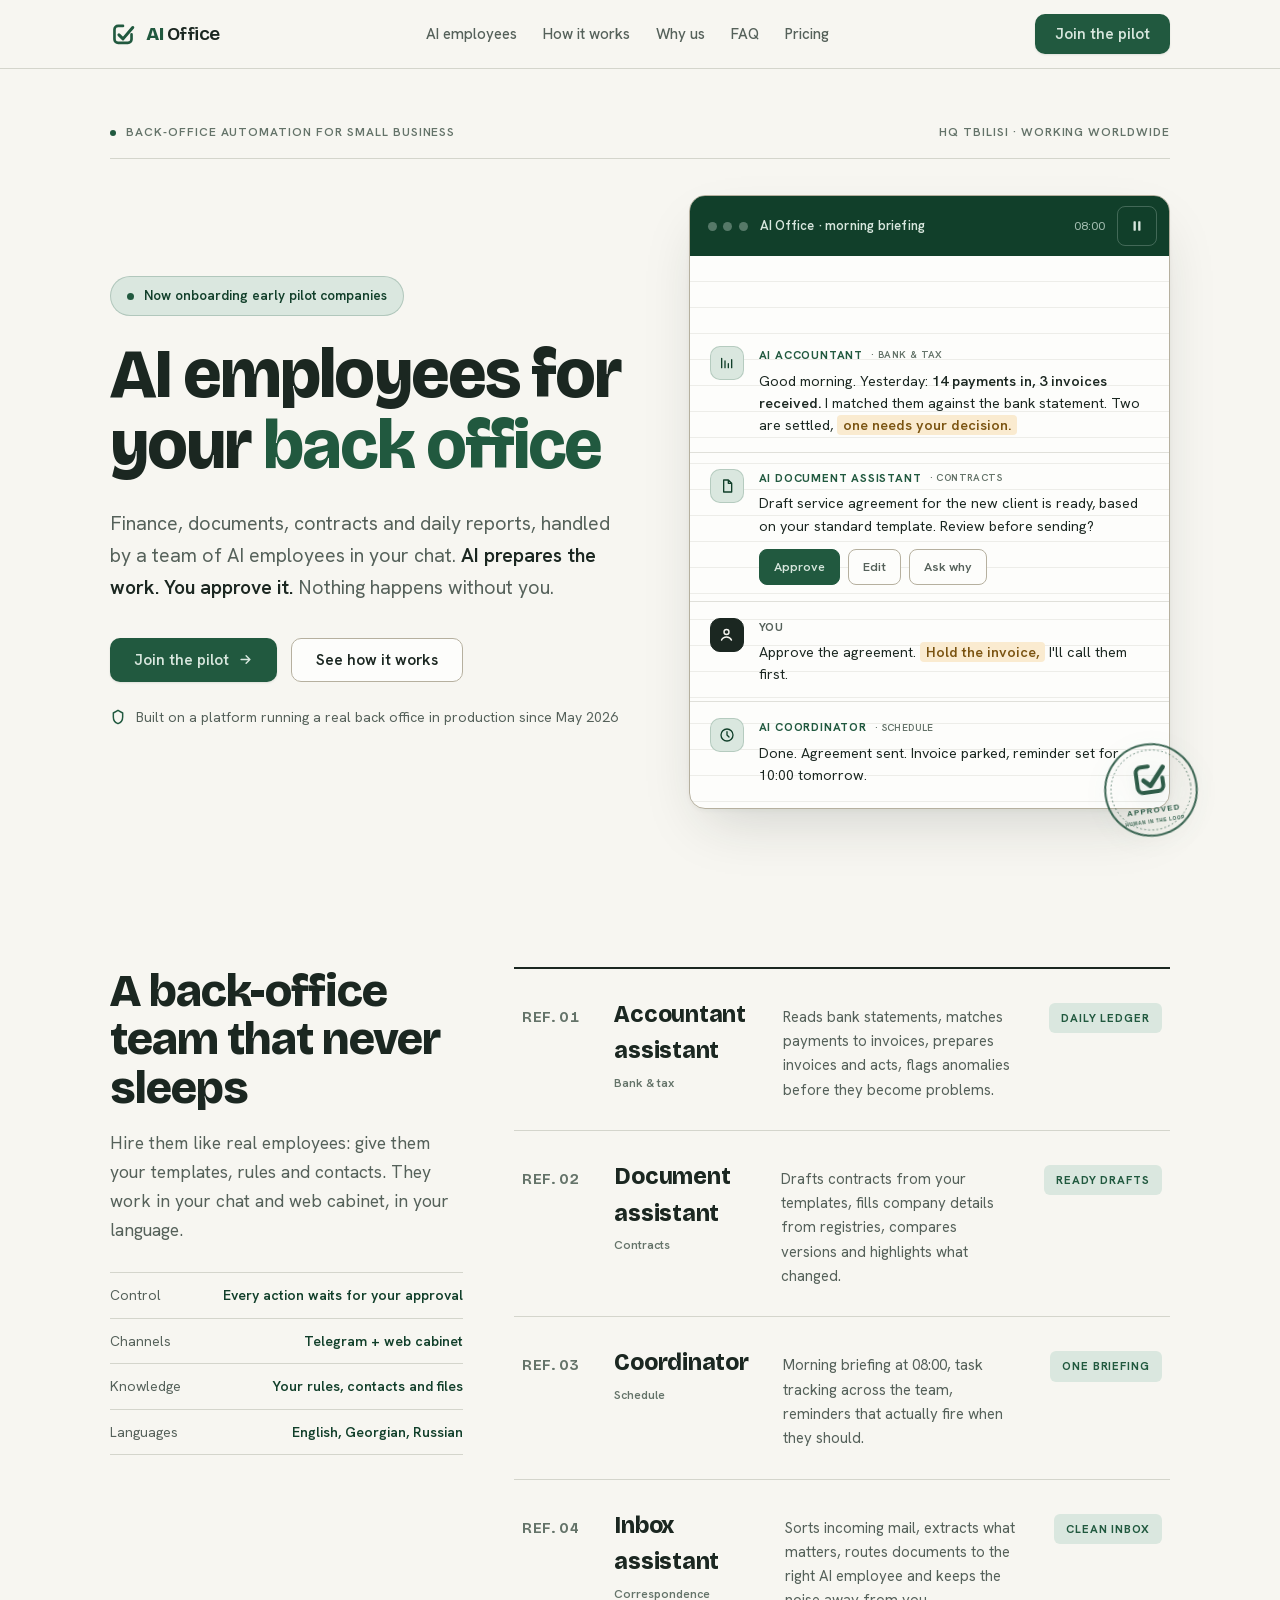
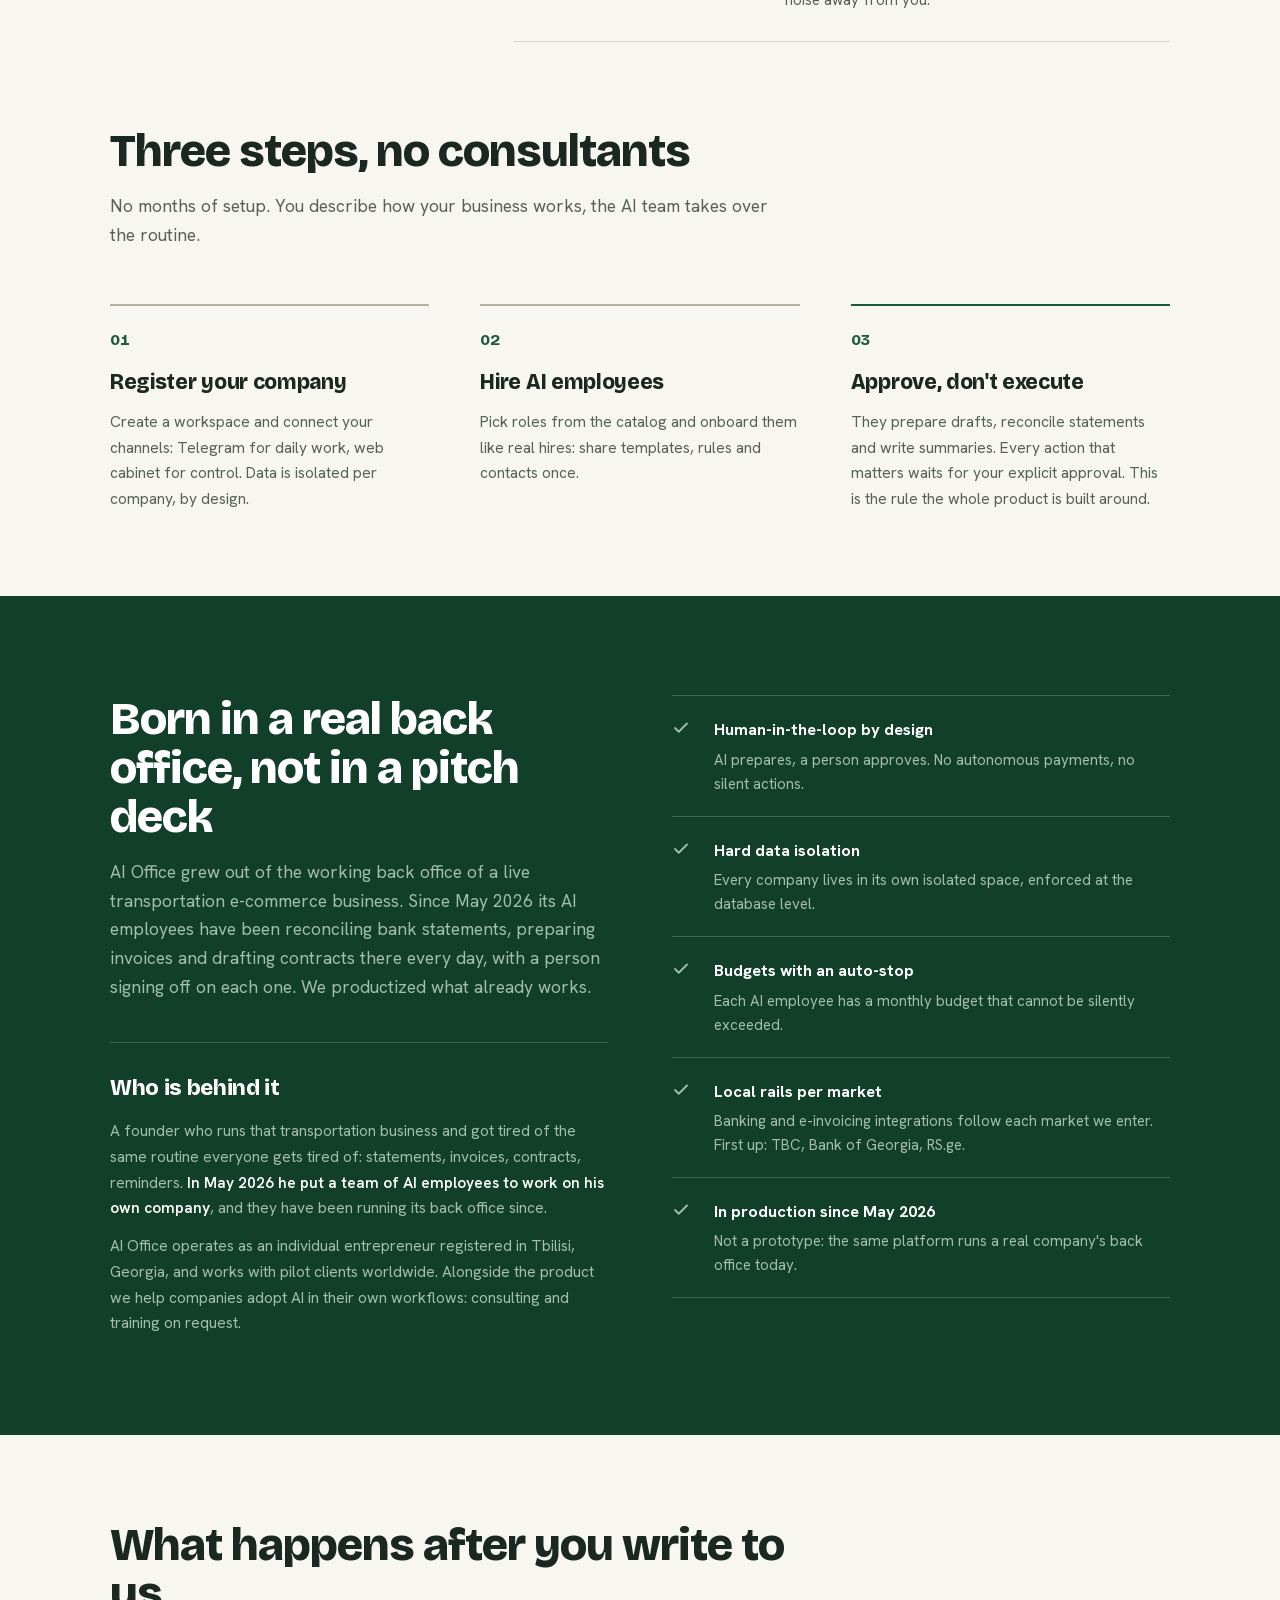
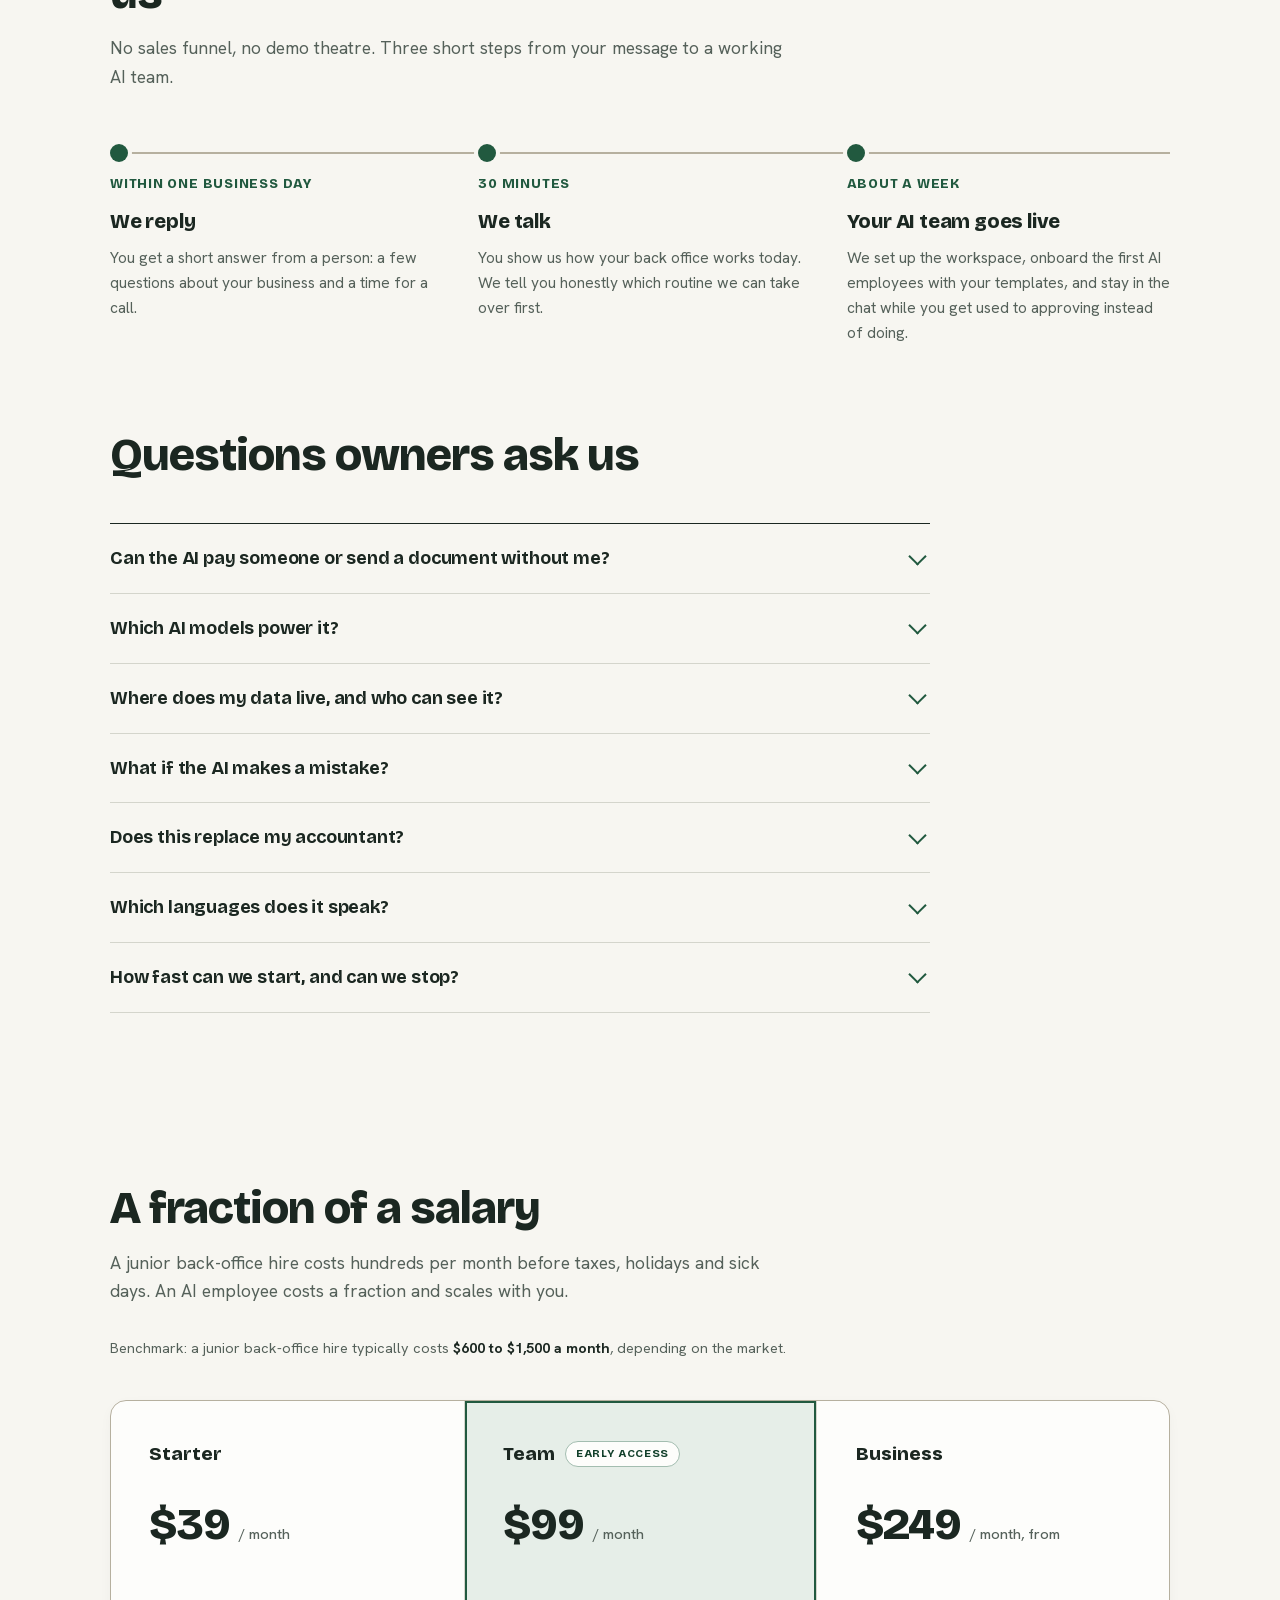
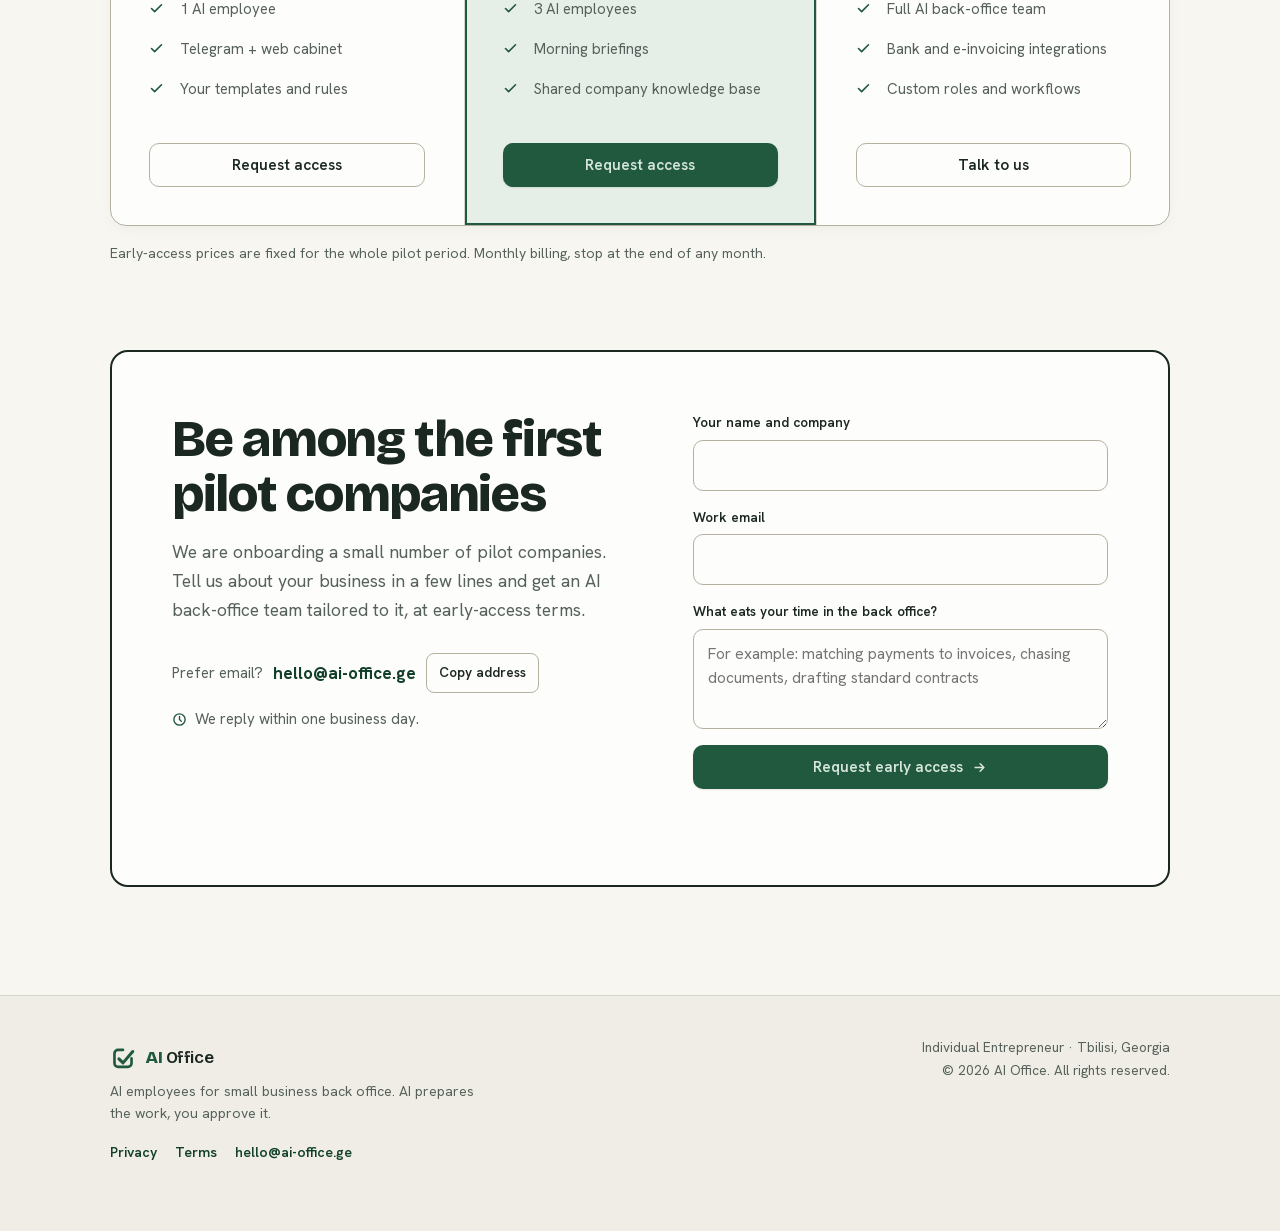
<file: index.html>
<!doctype html>
<html lang="en">
<head>
<meta charset="utf-8">
<meta name="viewport" content="width=device-width, initial-scale=1">
<title>AI Office — AI employees for your back office</title>
<meta name="description" content="A team of AI employees for small business back office: finance, documents, contracts. AI prepares the work, you approve it. Now onboarding early pilot companies.">
<link rel="canonical" href="https://ai-office.ge/">
<meta property="og:type" content="website">
<meta property="og:title" content="AI Office: AI employees for your back office">
<meta property="og:description" content="Finance, documents, contracts and daily reports, handled by AI employees in your chat. AI prepares the work, you approve it.">
<meta property="og:url" content="https://ai-office.ge/">
<meta property="og:image" content="https://ai-office.ge/assets/og-image.png">
<meta property="og:image:width" content="1200">
<meta property="og:image:height" content="630">
<meta name="twitter:card" content="summary_large_image">
<meta name="theme-color" content="#2e5c48">
<link rel="icon" href="data:image/svg+xml,%3Csvg xmlns='http://www.w3.org/2000/svg' viewBox='0 0 64 64'%3E%3Crect width='64' height='64' rx='15' fill='%232e5c48'/%3E%3Cpath d='M17 34L28 45 48 20' fill='none' stroke='%23f4f2ea' stroke-width='8' stroke-linecap='round' stroke-linejoin='round'/%3E%3C/svg%3E"><link rel="apple-touch-icon" href="/assets/apple-touch-icon.png">
<link rel="preload" href="/assets/fonts/bricolage-latin.woff2" as="font" type="font/woff2" crossorigin>
<link rel="preload" href="/assets/fonts/hanken-latin.woff2" as="font" type="font/woff2" crossorigin>
<link rel="stylesheet" href="/assets/base.css">
<script type="application/ld+json">
{"@context":"https://schema.org","@type":"SoftwareApplication","name":"AI Office","applicationCategory":"BusinessApplication","operatingSystem":"Web, Telegram","url":"https://ai-office.ge/","description":"AI employees for small business back office. AI prepares the work, you approve it.","offers":{"@type":"Offer","price":"39","priceCurrency":"USD","description":"Early-access pilot pricing, from $39 per month"}}
</script>
<style>
  /* ---------- hero ---------- */
  .hero{padding:clamp(40px,6vh,72px) 0 clamp(54px,8vh,92px)}
  .folio{display:flex;align-items:center;justify-content:space-between;gap:12px;flex-wrap:wrap;padding-bottom:16px;margin-bottom:clamp(30px,4vh,48px);border-bottom:1px solid var(--line);font-size:12px;font-weight:600;letter-spacing:.08em;text-transform:uppercase;color:var(--ink3)}
  .folio span:first-child{display:flex;align-items:center;gap:10px}
  .folio .dot{width:6px;height:6px;border-radius:50%;background:var(--green)}
  .hero-grid{display:grid;grid-template-columns:minmax(0,6.2fr) minmax(0,5.8fr);gap:clamp(36px,5vw,72px);align-items:center}
  @media(max-width:940px){.hero-grid{grid-template-columns:1fr;gap:44px}}
  @media(max-width:600px){.folio{display:none}.hero{padding-top:28px}}
  .pill{display:inline-flex;align-items:center;gap:10px;font-size:13.5px;font-weight:600;color:var(--green-deep);background:var(--tint);border:1px solid color-mix(in oklab,var(--green) 22%,transparent);border-radius:999px;padding:8px 16px;margin-bottom:24px}
  .pill i{width:7px;height:7px;border-radius:50%;background:var(--green);animation:pulse 2.4s ease-out infinite}
  @keyframes pulse{0%{box-shadow:0 0 0 0 color-mix(in oklab,var(--green) 45%,transparent)}70%{box-shadow:0 0 0 9px transparent}100%{box-shadow:0 0 0 0 transparent}}
  h1{font-family:var(--d);font-weight:800;font-size:clamp(40px,5.4vw,70px);line-height:1.02;letter-spacing:-.028em}
  h1 em{font-style:normal;color:var(--green)}
  .lead{color:var(--ink2);font-size:clamp(17px,1.55vw,19.5px);line-height:1.65;margin:26px 0 34px;max-width:31em}
  .lead b{color:var(--ink);font-weight:600}
  .hero-cta{display:flex;gap:14px;flex-wrap:wrap;align-items:center}
  .hero-note{margin-top:24px;font-size:14px;color:var(--ink2);display:flex;align-items:center;gap:10px}
  .hero-note svg{flex:none;color:var(--green)}

  @media (prefers-reduced-motion:no-preference){
    .rise{opacity:0;transform:translateY(18px);animation:rise .9s var(--ease) forwards}
    .rise.d1{animation-delay:.08s}.rise.d2{animation-delay:.16s}.rise.d3{animation-delay:.26s}.rise.d4{animation-delay:.38s}
    @keyframes rise{to{opacity:1;transform:none}}
    .reveal{opacity:0;transform:translateY(16px);transition:opacity .6s var(--ease),transform .6s var(--ease)}
    .reveal.active{opacity:1;transform:none}
  }

  /* ---------- product window ---------- */
  .win-wrap{position:relative}
  .stamp{position:absolute;right:-30px;bottom:-30px;z-index:5;width:98px;transform:rotate(-8deg);pointer-events:none;filter:drop-shadow(0 4px 10px rgba(46,92,72,.15))}
  .win{background:var(--white);border:1px solid var(--line2);border-radius:16px;box-shadow:0 2px 4px rgba(30,40,35,.04),0 24px 56px -16px rgba(30,40,35,.18);overflow:hidden}
  .win-bar{display:flex;align-items:center;gap:12px;padding:10px 12px 10px 18px;background:var(--green-deep);color:var(--green-ink)}
  .win-bar .dots{display:flex;gap:6.5px}
  .win-bar .dots i{width:9px;height:9px;border-radius:50%;background:color-mix(in oklab,var(--green-ink) 35%,transparent)}
  .win-bar .t{font-size:13px;font-weight:600;letter-spacing:.2px;white-space:nowrap;overflow:hidden;text-overflow:ellipsis;min-width:0}
  @media(max-width:600px){.win-bar .brand{display:none}}
  .win-bar time{margin-left:auto;font-size:12.5px;color:var(--green-dim);font-variant-numeric:tabular-nums}
  .pause{width:40px;height:40px;border-radius:8px;display:grid;place-items:center;color:var(--green-ink);border:1px solid color-mix(in oklab,var(--green-ink) 25%,transparent)}
  .pause:hover{background:color-mix(in oklab,var(--green-ink) 14%,transparent)}
  .pause:focus-visible{outline-color:var(--green-ink)}
  .feed{padding:6px 0;background-image:linear-gradient(to bottom,transparent 96%,color-mix(in oklab,var(--line) 40%,transparent) 96%);background-size:100% 26px}
  body.chat-anim .feed{height:552px;display:flex;flex-direction:column;justify-content:flex-end;overflow:hidden}
  @media(max-width:600px){body.chat-anim .feed{height:470px}}
  @media(max-width:940px){.stamp{display:none}}
  .entry{display:grid;grid-template-columns:36px 1fr;gap:13px;padding:16px 20px}
  .entry + .entry,.divider + .entry{border-top:1px solid color-mix(in oklab,var(--line) 70%,transparent)}
  .entry.in,.divider.in{animation:msgIn .5s var(--ease) both}
  @keyframes msgIn{from{opacity:0;transform:translateY(12px)}to{opacity:1;transform:none}}
  .divider{display:flex;align-items:center;gap:12px;padding:12px 20px 6px;font-size:11px;font-weight:700;letter-spacing:.09em;text-transform:uppercase;color:var(--ink3)}
  .divider::before,.divider::after{content:"";flex:1;height:1px;background:var(--line)}
  .ava{width:34px;height:34px;border-radius:10px;display:grid;place-items:center;background:var(--tint);color:var(--green-deep);border:1px solid color-mix(in oklab,var(--green) 20%,transparent)}
  .ava.you{background:var(--ink);color:var(--paper);border-color:var(--ink)}
  .who{font-size:11.5px;font-weight:700;letter-spacing:.07em;text-transform:uppercase;color:var(--green);margin-bottom:5px;display:flex;align-items:center;gap:8px}
  .who .dept{font-size:10px;font-weight:600;color:var(--ink3);letter-spacing:.04em}
  .entry.you .who{color:var(--ink2)}
  .entry p{font-size:14.3px;line-height:1.55;color:var(--ink)}
  .entry p b{font-weight:600}
  .chips{display:flex;gap:8px;margin-top:12px}
  .chip{font-size:12.5px;font-weight:600;padding:7px 14px;border-radius:8px;border:1px solid var(--line2);color:var(--ink2);background:var(--white);transition:background .18s,color .18s,transform .18s}
  .chip.ok{background:var(--green);border-color:var(--green);color:var(--green-ink)}
  .chip.pressed{background:var(--green-deep);border-color:var(--green-deep);color:#fff;transform:scale(.97)}
  .hold{color:var(--amber-ink);font-weight:600;background:var(--amber-soft);padding:1px 6px;border-radius:4px}
  .typing{display:inline-flex;gap:5px;padding:7px 0 3px}
  .typing i{width:6px;height:6px;border-radius:50%;background:var(--ink3);animation:blink 1s ease-in-out infinite}
  .typing i:nth-child(2){animation-delay:.15s}.typing i:nth-child(3){animation-delay:.3s}
  @keyframes blink{0%,60%,100%{opacity:.25;transform:translateY(0)}30%{opacity:1;transform:translateY(-3px)}}

  /* ---------- sections ---------- */
  section{padding:clamp(64px,9.5vh,110px) 0}
  .sec-head{max-width:680px}
  h2{font-family:var(--d);font-weight:800;font-size:clamp(30px,3.6vw,46px);line-height:1.06;letter-spacing:-.022em}
  .sub{color:var(--ink2);font-size:17.5px;margin-top:16px;line-height:1.65}

  /* team */
  .team-split{display:grid;grid-template-columns:minmax(0,4.2fr) minmax(0,7.8fr);gap:clamp(32px,4vw,64px);align-items:start}
  @media(max-width:920px){.team-split{grid-template-columns:1fr}}
  .specs{list-style:none;margin-top:28px;border-top:1px solid var(--line)}
  .specs li{display:flex;justify-content:space-between;gap:16px;font-size:14px;padding:11px 0;border-bottom:1px solid var(--line)}
  .specs .k{color:var(--ink2)}.specs .v{font-weight:600;color:var(--green-deep);text-align:right}
  .ledger{border-top:2px solid var(--ink)}
  .row{display:grid;grid-template-columns:64px 1.3fr 2.2fr auto;gap:clamp(14px,2.2vw,28px);align-items:baseline;padding:28px 8px;border-bottom:1px solid var(--line);transition:background .18s}
  .row:hover{background:color-mix(in oklab,var(--tint) 45%,transparent)}
  .row .n{font-family:var(--d);font-weight:700;font-size:14px;color:var(--ink3);letter-spacing:.04em}
  .row h3{font-family:var(--d);font-weight:800;font-size:clamp(19px,2vw,23px);letter-spacing:-.01em}
  .row .dept{display:block;font-size:12px;color:var(--ink3);margin-top:4px;font-weight:600}
  .row p{color:var(--ink2);font-size:15px;line-height:1.62;max-width:44em}
  .row .out{font-size:11.5px;font-weight:700;letter-spacing:.08em;text-transform:uppercase;color:var(--green);background:var(--tint);padding:6px 12px;border-radius:6px;white-space:nowrap}
  @media(max-width:760px){.row{grid-template-columns:44px 1fr;gap:12px;padding:22px 4px}.row p,.row .out{grid-column:2}.row .out{justify-self:start;margin-top:4px}}

  /* how */
  .steps{display:grid;grid-template-columns:repeat(3,1fr);gap:clamp(24px,4vw,56px);margin-top:54px;counter-reset:step}
  .step{border-top:2px solid var(--line2);padding-top:22px}
  .step.core{border-top-color:var(--green)}
  .step::before{counter-increment:step;content:"0" counter(step);display:block;font-family:var(--d);font-weight:800;font-size:15px;color:var(--green);margin-bottom:14px}
  .step h3{font-family:var(--d);font-weight:800;font-size:21px;margin-bottom:10px;letter-spacing:-.015em}
  .step p{color:var(--ink2);font-size:15.5px;line-height:1.64}
  @media(max-width:760px){.steps{grid-template-columns:1fr;gap:28px}}

  /* why + who (drench) */
  .drench{background:var(--green-deep);color:var(--green-ink);padding:clamp(74px,11vh,120px) 0}
  .drench-grid{display:grid;grid-template-columns:minmax(0,6fr) minmax(0,6fr);gap:clamp(36px,5vw,76px);align-items:start}
  @media(max-width:920px){.drench-grid{grid-template-columns:1fr;gap:36px}}
  .drench h2{color:#fff}
  .drench .sub{color:var(--green-dim)}
  .facts{list-style:none;border-top:1px solid color-mix(in oklab,var(--green-ink) 22%,transparent)}
  .facts li{display:grid;grid-template-columns:28px 1fr;gap:14px;padding:20px 0;border-bottom:1px solid color-mix(in oklab,var(--green-ink) 22%,transparent)}
  .facts svg{margin-top:3px;color:var(--green-dim)}
  .facts b{display:block;font-weight:700;font-size:16.5px;color:#fff;margin-bottom:5px}
  .facts p{font-size:15px;line-height:1.6;color:var(--green-dim)}
  .who-block{margin-top:40px;padding-top:28px;border-top:1px solid color-mix(in oklab,var(--green-ink) 22%,transparent)}
  .who-block h3{font-family:var(--d);font-weight:800;font-size:22px;color:#fff;letter-spacing:-.015em;margin-bottom:12px}
  .who-block p{color:var(--green-dim);font-size:15.5px;line-height:1.66;max-width:60ch}
  .who-block p + p{margin-top:12px}
  .who-block b{color:#fff;font-weight:600}

  /* timeline */
  .timeline{list-style:none;display:grid;grid-template-columns:repeat(3,1fr);gap:clamp(24px,3.5vw,48px);margin-top:52px;counter-reset:tl}
  .timeline li{position:relative;padding-top:30px}
  .timeline li::before{content:"";position:absolute;left:0;right:calc(-1 * clamp(24px,3.5vw,48px));top:8px;height:2px;background:var(--line2)}
  .timeline li:last-child::before{right:0}
  .timeline li::after{content:"";position:absolute;left:0;top:0;width:18px;height:18px;border-radius:50%;background:var(--green);box-shadow:0 0 0 4px var(--paper)}
  .timeline .t{font-family:var(--d);font-weight:800;font-size:13px;color:var(--green);letter-spacing:.06em;text-transform:uppercase;margin-bottom:10px}
  .timeline h3{font-family:var(--d);font-weight:800;font-size:20px;margin-bottom:8px;letter-spacing:-.01em}
  .timeline p{color:var(--ink2);font-size:15.5px;line-height:1.62;max-width:34em}
  @media(max-width:760px){
    .timeline{grid-template-columns:1fr;gap:28px;padding-left:30px}
    .timeline li{padding-top:0}
    .timeline li::before{left:-22px;right:auto;top:6px;bottom:-30px;width:2px;height:auto}
    .timeline li:last-child::before{display:none}
    .timeline li::after{left:-30px;top:2px}
  }

  /* faq */
  .faq{margin-top:44px;border-top:1px solid var(--ink);max-width:820px}
  .faq details{border-bottom:1px solid var(--line)}
  .faq summary{list-style:none;cursor:pointer;padding:20px 44px 20px 0;position:relative;font-family:var(--d);font-weight:700;font-size:18px;letter-spacing:-.01em}
  .faq summary::-webkit-details-marker{display:none}
  .faq summary::after{content:"";position:absolute;right:6px;top:50%;width:11px;height:11px;border-right:2px solid var(--green);border-bottom:2px solid var(--green);transform:translateY(-70%) rotate(45deg);transition:transform .25s var(--ease)}
  .faq details[open] summary::after{transform:translateY(-30%) rotate(-135deg)}
  .faq details p{color:var(--ink2);font-size:15.5px;line-height:1.65;padding:0 0 22px;max-width:62ch}

  /* pricing */
  .bench{margin:30px 0 40px;font-size:14.5px;color:var(--ink2)}
  .bench strong{color:var(--ink);font-weight:700}
  .plans{display:grid;grid-template-columns:repeat(3,1fr);border:1px solid var(--line2);border-radius:16px;overflow:hidden;background:var(--white);box-shadow:0 4px 16px -4px rgba(30,40,35,.06)}
  .plan{padding:clamp(28px,3vw,40px);display:flex;flex-direction:column}
  .plan + .plan{border-left:1px solid var(--line)}
  .plan.hot{background:color-mix(in oklab,var(--tint) 65%,transparent);box-shadow:inset 0 0 0 2px var(--green)}
  .plan .name{font-family:var(--d);font-weight:800;font-size:19px;display:flex;align-items:center;gap:10px;flex-wrap:wrap}
  .early{font-size:11px;font-weight:700;letter-spacing:.06em;text-transform:uppercase;color:var(--green-deep);background:var(--white);border:1px solid var(--green-dim);border-radius:999px;padding:3px 10px}
  .amt{font-family:var(--d);font-weight:800;font-size:clamp(36px,3.5vw,46px);letter-spacing:-.025em;margin:20px 0 4px}
  .amt span{font-family:var(--b);font-size:14.5px;font-weight:500;color:var(--ink2);letter-spacing:0}
  .plan ul{list-style:none;margin:24px 0 34px;flex:1}
  .plan li{display:grid;grid-template-columns:20px 1fr;gap:11px;padding:8px 0;font-size:15px;color:var(--ink2)}
  .plan li svg{margin-top:4px;color:var(--green)}
  .plan .btn{width:100%}
  .plans-note{margin-top:16px;font-size:14px;color:var(--ink2)}
  @media(max-width:880px){.plans{grid-template-columns:1fr}.plan + .plan{border-left:0;border-top:1px solid var(--line)}}

  /* cta + form */
  .cta{padding-bottom:clamp(84px,12vh,130px)}
  .cta-card{background:var(--white);border:2px solid var(--ink);border-radius:18px;padding:clamp(32px,5vw,60px)}
  .cta-in{display:grid;grid-template-columns:1.1fr 1fr;gap:clamp(28px,5vw,64px);align-items:start}
  @media(max-width:880px){.cta-in{grid-template-columns:1fr}}
  .cta h2{font-size:clamp(32px,4.2vw,52px);letter-spacing:-.025em}
  .cta-alt{margin-top:26px;font-size:15px;color:var(--ink2);display:flex;flex-direction:column;gap:12px}
  .mail-line{display:flex;align-items:center;gap:10px;flex-wrap:wrap}
  .mail-line a{font-weight:700;color:var(--green-deep);font-size:17px;display:inline-flex;align-items:center;min-height:44px}
  .copy-btn{min-height:40px;padding:8px 12px;border-radius:8px;border:1px solid var(--line2);font-size:13.5px;font-weight:600;color:var(--ink);background:var(--white)}
  .copy-btn:hover{border-color:var(--ink)}
  .cta-reply{display:flex;align-items:center;gap:8px}
  .cta-reply svg{color:var(--green);flex:none}
  .pilot-form{display:grid;gap:16px}
  .field{display:grid;gap:6px}
  .field label{font-size:13.5px;font-weight:600}
  .field input,.field textarea{width:100%;padding:12px 14px;border:1px solid var(--line2);border-radius:10px;background:var(--white);font-size:15.5px;min-height:46px}
  .field textarea{min-height:100px;resize:vertical}
  .field input:focus-visible,.field textarea:focus-visible{outline:2px solid var(--green);outline-offset:0;border-color:var(--green)}
  .field .err{display:none;font-size:13px;color:var(--danger)}
  .field.invalid input,.field.invalid textarea{border-color:var(--danger)}
  .field.invalid .err{display:block}
  .form-status{font-size:14.5px;color:var(--ink2);min-height:1.4em}
  .form-status.ok{color:var(--green-deep);font-weight:600}
  .form-status.bad{color:var(--danger)}
  .form-done{background:var(--tint);border-radius:12px;padding:24px 26px}
  .form-done h3{font-family:var(--d);font-weight:800;font-size:22px;margin-bottom:8px;letter-spacing:-.01em}
  .form-done p{color:var(--ink2);font-size:15.5px;line-height:1.6}
</style>
</head>
<body>

<a class="skip" href="#main">Skip to content</a>
<nav class="site" aria-label="Main">
  <div class="wrap nav-in">
    <a class="logo" href="/" aria-label="AI Office, home">
      <svg class="mark" width="26" height="26" viewBox="0 0 64 64" aria-hidden="true"><path d="M32 12H20a9 9 0 0 0-9 9v24a9 9 0 0 0 9 9h24a9 9 0 0 0 9-9V33" fill="none" stroke="currentColor" stroke-width="6.5" stroke-linecap="round"/><path d="M22 34l10 10 24-28" fill="none" stroke="currentColor" stroke-width="7.5" stroke-linecap="round" stroke-linejoin="round"/></svg><span class="wm"><b>AI</b> Office</span>
    </a>
    <div class="nav-links">
      <a href="#team">AI employees</a>
      <a href="#how">How it works</a>
      <a href="#why">Why us</a>
      <a href="#faq">FAQ</a>
      <a href="#pricing">Pricing</a>
    </div>
    <div class="nav-right">
      <a class="btn btn-green" href="https://app.ai-office.ge/cabinet/">Join the pilot</a>
      <button class="burger" id="burger" aria-label="Open menu" aria-expanded="false" aria-controls="mobile-menu">
        <svg width="22" height="22" viewBox="0 0 24 24" fill="none" stroke="currentColor" stroke-width="2.2" stroke-linecap="round" aria-hidden="true"><path d="M4 7h16M4 12h16M4 17h16"/></svg>
      </button>
    </div>
  </div>
  <div class="mobile-menu" id="mobile-menu">
    <a href="#team">AI employees</a>
    <a href="#how">How it works</a>
    <a href="#why">Why us</a>
    <a href="#faq">FAQ</a>
    <a href="#pricing">Pricing</a>
    <a href="https://app.ai-office.ge/cabinet/" style="color:var(--green-deep)">Join the pilot →</a>
  </div>
</nav>

<main id="main">
<header class="hero">
  <div class="wrap">
    <div class="folio rise">
      <span><i class="dot"></i> Back-office automation for small business</span>
      <span>HQ Tbilisi · Working worldwide</span>
    </div>
    <div class="hero-grid">
      <div>
        <span class="pill rise"><i></i>Now onboarding early pilot companies</span>
        <h1 class="rise d1">AI employees for your <em>back office</em></h1>
        <p class="lead rise d2">Finance, documents, contracts and daily reports, handled by a team of AI employees in your chat. <b>AI prepares the work. You approve it.</b> Nothing happens without you.</p>
        <div class="hero-cta rise d3">
          <a class="btn btn-green" href="https://app.ai-office.ge/cabinet/">Join the pilot <svg width="15" height="15" viewBox="0 0 24 24" fill="none" stroke="currentColor" stroke-width="2.4" stroke-linecap="round" stroke-linejoin="round" aria-hidden="true"><path d="M5 12h14M13 6l6 6-6 6"/></svg></a>
          <a class="btn btn-quiet" href="#how">See how it works</a>
        </div>
        <p class="hero-note rise d4">
          <svg width="16" height="16" viewBox="0 0 24 24" fill="none" stroke="currentColor" stroke-width="2.2" stroke-linecap="round" stroke-linejoin="round" aria-hidden="true"><path d="M12 2l7 4v6c0 4.6-3 8.6-7 10-4-1.4-7-5.4-7-10V6z"/></svg>
          Built on a platform running a real back office in production since May 2026
        </p>
      </div>

      <div class="win-wrap rise d3">
        <img class="stamp" src="/assets/stamp.svg" alt="" aria-hidden="true">
        <div class="win">
          <div class="win-bar">
            <span class="dots" aria-hidden="true"><i></i><i></i><i></i></span>
            <span class="t"><span class="brand">AI Office · </span><span id="feed-mode">morning briefing</span></span>
            <time id="feed-time">08:00</time>
            <button class="pause" id="chat-pause" type="button" aria-label="Pause the demo" aria-pressed="false" hidden>
              <svg width="14" height="14" viewBox="0 0 24 24" fill="currentColor" aria-hidden="true"><rect x="6" y="4" width="4" height="16" rx="1"/><rect x="14" y="4" width="4" height="16" rx="1"/></svg>
            </button>
          </div>
          <div class="feed" id="feed" aria-hidden="true">
            <div class="entry">
              <span class="ava"><svg width="16" height="16" viewBox="0 0 24 24" fill="none" stroke="currentColor" stroke-width="2" stroke-linecap="round"><path d="M4 19V5m5 14V9m5 10v-6m5 6V7"/></svg></span>
              <div><div class="who">AI Accountant <span class="dept">· Bank &amp; tax</span></div>
              <p>Good morning. Yesterday: <b>14 payments in, 3 invoices received.</b> I matched them against the bank statement. Two are settled, <span class="hold">one needs your decision.</span></p></div>
            </div>
            <div class="entry">
              <span class="ava"><svg width="16" height="16" viewBox="0 0 24 24" fill="none" stroke="currentColor" stroke-width="2" stroke-linecap="round" stroke-linejoin="round"><path d="M14 3v5h5M7 3h7l5 5v13H7z"/></svg></span>
              <div><div class="who">AI Document Assistant <span class="dept">· Contracts</span></div>
              <p>Draft service agreement for the new client is ready, based on your standard template. Review before sending?</p>
              <div class="chips"><span class="chip ok">Approve</span><span class="chip">Edit</span><span class="chip">Ask why</span></div></div>
            </div>
            <div class="entry you">
              <span class="ava you"><svg width="15" height="15" viewBox="0 0 24 24" fill="none" stroke="currentColor" stroke-width="2.2" stroke-linecap="round"><circle cx="12" cy="8" r="4"/><path d="M4 21c1.5-3.5 4.5-5 8-5s6.5 1.5 8 5"/></svg></span>
              <div><div class="who">You</div>
              <p>Approve the agreement. <span class="hold">Hold the invoice,</span> I'll call them first.</p></div>
            </div>
            <div class="entry">
              <span class="ava"><svg width="16" height="16" viewBox="0 0 24 24" fill="none" stroke="currentColor" stroke-width="2" stroke-linecap="round" stroke-linejoin="round"><circle cx="12" cy="12" r="9"/><path d="M12 7v5l3 3"/></svg></span>
              <div><div class="who">AI Coordinator <span class="dept">· Schedule</span></div>
              <p>Done. Agreement sent. Invoice parked, reminder set for 10:00 tomorrow.</p></div>
            </div>
          </div>
        </div>
      </div>
    </div>
  </div>
</header>

<section id="team">
  <div class="wrap team-split">
    <div class="reveal">
      <h2>A back-office team that never sleeps</h2>
      <p class="sub">Hire them like real employees: give them your templates, rules and contacts. They work in your chat and web cabinet, in your language.</p>
      <ul class="specs" aria-label="Key facts">
        <li><span class="k">Control</span><span class="v">Every action waits for your approval</span></li>
        <li><span class="k">Channels</span><span class="v">Telegram + web cabinet</span></li>
        <li><span class="k">Knowledge</span><span class="v">Your rules, contacts and files</span></li>
        <li><span class="k">Languages</span><span class="v">English, Georgian, Russian</span></li>
      </ul>
    </div>
    <div class="ledger reveal">
      <div class="row"><span class="n">REF. 01</span><div><h3>Accountant assistant</h3><span class="dept">Bank &amp; tax</span></div><p>Reads bank statements, matches payments to invoices, prepares invoices and acts, flags anomalies before they become problems.</p><span class="out">Daily ledger</span></div>
      <div class="row"><span class="n">REF. 02</span><div><h3>Document assistant</h3><span class="dept">Contracts</span></div><p>Drafts contracts from your templates, fills company details from registries, compares versions and highlights what changed.</p><span class="out">Ready drafts</span></div>
      <div class="row"><span class="n">REF. 03</span><div><h3>Coordinator</h3><span class="dept">Schedule</span></div><p>Morning briefing at 08:00, task tracking across the team, reminders that actually fire when they should.</p><span class="out">One briefing</span></div>
      <div class="row"><span class="n">REF. 04</span><div><h3>Inbox assistant</h3><span class="dept">Correspondence</span></div><p>Sorts incoming mail, extracts what matters, routes documents to the right AI employee and keeps the noise away from you.</p><span class="out">Clean inbox</span></div>
    </div>
  </div>
</section>

<section id="how" style="padding-top:0">
  <div class="wrap">
    <div class="sec-head reveal">
      <h2>Three steps, no consultants</h2>
      <p class="sub">No months of setup. You describe how your business works, the AI team takes over the routine.</p>
    </div>
    <div class="steps reveal">
      <div class="step"><h3>Register your company</h3><p>Create a workspace and connect your channels: Telegram for daily work, web cabinet for control. Data is isolated per company, by design.</p></div>
      <div class="step"><h3>Hire AI employees</h3><p>Pick roles from the catalog and onboard them like real hires: share templates, rules and contacts once.</p></div>
      <div class="step core"><h3>Approve, don't execute</h3><p>They prepare drafts, reconcile statements and write summaries. Every action that matters waits for your explicit approval. This is the rule the whole product is built around.</p></div>
    </div>
  </div>
</section>

<section class="drench" id="why">
  <div class="wrap drench-grid">
    <div class="reveal">
      <h2>Born in a real back office, not in a pitch deck</h2>
      <p class="sub">AI Office grew out of the working back office of a live transportation e-commerce business. Since May 2026 its AI employees have been reconciling bank statements, preparing invoices and drafting contracts there every day, with a person signing off on each one. We productized what already works.</p>
      <div class="who-block">
        <h3>Who is behind it</h3>
        <p>A founder who runs that transportation business and got tired of the same routine everyone gets tired of: statements, invoices, contracts, reminders. <b>In May 2026 he put a team of AI employees to work on his own company</b>, and they have been running its back office since.</p>
        <p>AI Office operates as an individual entrepreneur registered in Tbilisi, Georgia, and works with pilot clients worldwide. Alongside the product we help companies adopt AI in their own workflows: consulting and training on request.</p>
      </div>
    </div>
    <ul class="facts reveal">
      <li><svg width="18" height="18" viewBox="0 0 24 24" fill="none" stroke="currentColor" stroke-width="2.4" stroke-linecap="round" stroke-linejoin="round" aria-hidden="true"><path d="M20 6L9 17l-5-5"/></svg><div><b>Human-in-the-loop by design</b><p>AI prepares, a person approves. No autonomous payments, no silent actions.</p></div></li>
      <li><svg width="18" height="18" viewBox="0 0 24 24" fill="none" stroke="currentColor" stroke-width="2.4" stroke-linecap="round" stroke-linejoin="round" aria-hidden="true"><path d="M20 6L9 17l-5-5"/></svg><div><b>Hard data isolation</b><p>Every company lives in its own isolated space, enforced at the database level.</p></div></li>
      <li><svg width="18" height="18" viewBox="0 0 24 24" fill="none" stroke="currentColor" stroke-width="2.4" stroke-linecap="round" stroke-linejoin="round" aria-hidden="true"><path d="M20 6L9 17l-5-5"/></svg><div><b>Budgets with an auto-stop</b><p>Each AI employee has a monthly budget that cannot be silently exceeded.</p></div></li>
      <li><svg width="18" height="18" viewBox="0 0 24 24" fill="none" stroke="currentColor" stroke-width="2.4" stroke-linecap="round" stroke-linejoin="round" aria-hidden="true"><path d="M20 6L9 17l-5-5"/></svg><div><b>Local rails per market</b><p>Banking and e-invoicing integrations follow each market we enter. First up: TBC, Bank of Georgia, RS.ge.</p></div></li>
      <li><svg width="18" height="18" viewBox="0 0 24 24" fill="none" stroke="currentColor" stroke-width="2.4" stroke-linecap="round" stroke-linejoin="round" aria-hidden="true"><path d="M20 6L9 17l-5-5"/></svg><div><b>In production since May 2026</b><p>Not a prototype: the same platform runs a real company's back office today.</p></div></li>
    </ul>
  </div>
</section>

<section id="next">
  <div class="wrap">
    <div class="sec-head reveal">
      <h2>What happens after you write to us</h2>
      <p class="sub">No sales funnel, no demo theatre. Three short steps from your message to a working AI team.</p>
    </div>
    <ol class="timeline reveal">
      <li><div class="t">Within one business day</div><h3>We reply</h3><p>You get a short answer from a person: a few questions about your business and a time for a call.</p></li>
      <li><div class="t">30 minutes</div><h3>We talk</h3><p>You show us how your back office works today. We tell you honestly which routine we can take over first.</p></li>
      <li><div class="t">About a week</div><h3>Your AI team goes live</h3><p>We set up the workspace, onboard the first AI employees with your templates, and stay in the chat while you get used to approving instead of doing.</p></li>
    </ol>
  </div>
</section>

<section id="faq" style="padding-top:0">
  <div class="wrap">
    <div class="sec-head reveal"><h2>Questions owners ask us</h2></div>
    <div class="faq reveal">
      <details><summary>Can the AI pay someone or send a document without me?</summary><p>No. AI employees prepare drafts, reconciliations and summaries, then stop and wait. Payments, sending documents and anything else that matters happen only after you press Approve. This rule is built into the product, not into a setting you could forget to switch on.</p></details>
      <details><summary>Which AI models power it?</summary><p>Current frontier models from the leading providers, accessed through their business APIs. Under those API terms your data is not used to train their models. We pick the model per task: a stronger one for contracts, a cheaper one for routine sorting, so quality stays high and the bill stays small.</p></details>
      <details><summary>Where does my data live, and who can see it?</summary><p>Each company has its own isolated space, enforced at the database level, so one client can never see another. Documents are processed only to do the task you asked for. We do not sell or share data, and the exact hosting and data flows are written into your pilot agreement before anything is uploaded.</p></details>
      <details><summary>What if the AI makes a mistake?</summary><p>Then you see it before it matters. Every draft comes with its reasoning; you can ask why, edit, or reject. In practice mistakes surface as a question in your chat, not as a wrong payment in your bank. The AI also learns your corrections, so the same mistake rarely comes back.</p></details>
      <details><summary>Does this replace my accountant?</summary><p>No, and it is not meant to. It replaces the hours your accountant or you spend matching payments, retyping details and chasing documents. The professional judgement, the signature and the responsibility stay with people.</p></details>
      <details><summary>Which languages does it speak?</summary><p>English, Georgian and Russian in chat and in documents. Your team writes in whatever language it already uses.</p></details>
      <details><summary>How fast can we start, and can we stop?</summary><p>A pilot goes live in about a week after the first call. Pricing is monthly with early-access terms fixed for the pilot period, and you can stop at the end of any month. Your data is exported to you on request.</p></details>
    </div>
  </div>
</section>

<section id="pricing">
  <div class="wrap">
    <div class="sec-head reveal">
      <h2>A fraction of a salary</h2>
      <p class="sub">A junior back-office hire costs hundreds per month before taxes, holidays and sick days. An AI employee costs a fraction and scales with you.</p>
    </div>
    <p class="bench reveal">Benchmark: a junior back-office hire typically costs <strong>$600 to $1,500 a month</strong>, depending on the market.</p>
    <div class="plans reveal">
      <div class="plan">
        <div class="name">Starter</div>
        <div class="amt">$39 <span>/ month</span></div>
        <ul>
          <li><svg width="15" height="15" viewBox="0 0 24 24" fill="none" stroke="currentColor" stroke-width="2.6" stroke-linecap="round" stroke-linejoin="round" aria-hidden="true"><path d="M20 6L9 17l-5-5"/></svg>1 AI employee</li>
          <li><svg width="15" height="15" viewBox="0 0 24 24" fill="none" stroke="currentColor" stroke-width="2.6" stroke-linecap="round" stroke-linejoin="round" aria-hidden="true"><path d="M20 6L9 17l-5-5"/></svg>Telegram + web cabinet</li>
          <li><svg width="15" height="15" viewBox="0 0 24 24" fill="none" stroke="currentColor" stroke-width="2.6" stroke-linecap="round" stroke-linejoin="round" aria-hidden="true"><path d="M20 6L9 17l-5-5"/></svg>Your templates and rules</li>
        </ul>
        <a class="btn btn-quiet" href="https://app.ai-office.ge/cabinet/">Request access</a>
      </div>
      <div class="plan hot">
        <div class="name">Team <span class="early">Early access</span></div>
        <div class="amt">$99 <span>/ month</span></div>
        <ul>
          <li><svg width="15" height="15" viewBox="0 0 24 24" fill="none" stroke="currentColor" stroke-width="2.6" stroke-linecap="round" stroke-linejoin="round" aria-hidden="true"><path d="M20 6L9 17l-5-5"/></svg>3 AI employees</li>
          <li><svg width="15" height="15" viewBox="0 0 24 24" fill="none" stroke="currentColor" stroke-width="2.6" stroke-linecap="round" stroke-linejoin="round" aria-hidden="true"><path d="M20 6L9 17l-5-5"/></svg>Morning briefings</li>
          <li><svg width="15" height="15" viewBox="0 0 24 24" fill="none" stroke="currentColor" stroke-width="2.6" stroke-linecap="round" stroke-linejoin="round" aria-hidden="true"><path d="M20 6L9 17l-5-5"/></svg>Shared company knowledge base</li>
        </ul>
        <a class="btn btn-green" href="https://app.ai-office.ge/cabinet/">Request access</a>
      </div>
      <div class="plan">
        <div class="name">Business</div>
        <div class="amt">$249 <span>/ month, from</span></div>
        <ul>
          <li><svg width="15" height="15" viewBox="0 0 24 24" fill="none" stroke="currentColor" stroke-width="2.6" stroke-linecap="round" stroke-linejoin="round" aria-hidden="true"><path d="M20 6L9 17l-5-5"/></svg>Full AI back-office team</li>
          <li><svg width="15" height="15" viewBox="0 0 24 24" fill="none" stroke="currentColor" stroke-width="2.6" stroke-linecap="round" stroke-linejoin="round" aria-hidden="true"><path d="M20 6L9 17l-5-5"/></svg>Bank and e-invoicing integrations</li>
          <li><svg width="15" height="15" viewBox="0 0 24 24" fill="none" stroke="currentColor" stroke-width="2.6" stroke-linecap="round" stroke-linejoin="round" aria-hidden="true"><path d="M20 6L9 17l-5-5"/></svg>Custom roles and workflows</li>
        </ul>
        <a class="btn btn-quiet" href="#cta">Talk to us</a>
      </div>
    </div>
    <p class="plans-note reveal">Early-access prices are fixed for the whole pilot period. Monthly billing, stop at the end of any month.</p>
  </div>
</section>

<section class="cta" id="cta" style="padding-top:0">
  <div class="wrap">
    <div class="cta-card reveal">
      <div class="cta-in">
        <div>
          <h2>Be among the first pilot companies</h2>
          <p class="sub">We are onboarding a small number of pilot companies. Tell us about your business in a few lines and get an AI back-office team tailored to it, at early-access terms.</p>
          <div class="cta-alt">
            <div class="mail-line">Prefer email? <a href="mailto:hello@ai-office.ge">hello@ai-office.ge</a> <button class="copy-btn" id="copy-mail" type="button">Copy address</button></div>
            <p class="cta-reply"><svg width="15" height="15" viewBox="0 0 24 24" fill="none" stroke="currentColor" stroke-width="2.2" stroke-linecap="round" stroke-linejoin="round" aria-hidden="true"><circle cx="12" cy="12" r="9"/><path d="M12 7v5l3 3"/></svg>We reply within one business day.</p>
          </div>
        </div>
        <form class="pilot-form" id="pilot-form" action="https://formspree.io/f/meaqzonz" method="POST" novalidate>
          <div class="field">
            <label for="f-name">Your name and company</label>
            <input id="f-name" name="name" type="text" autocomplete="organization" required>
            <span class="err" id="e-name">Please tell us who you are.</span>
          </div>
          <div class="field">
            <label for="f-email">Work email</label>
            <input id="f-email" name="email" type="email" autocomplete="email" required inputmode="email">
            <span class="err" id="e-email">Please enter an email we can reply to.</span>
          </div>
          <div class="field">
            <label for="f-msg">What eats your time in the back office?</label>
            <textarea id="f-msg" name="message" rows="3" placeholder="For example: matching payments to invoices, chasing documents, drafting standard contracts"></textarea>
          </div>
          <input type="text" name="_gotcha" class="sr" tabindex="-1" autocomplete="off" aria-hidden="true">
          <input type="hidden" name="_subject" value="AI Office pilot request">
          <input type="hidden" name="_next" value="https://ai-office.ge/thanks.html">
          <button class="btn btn-green" type="submit">Request early access <svg width="15" height="15" viewBox="0 0 24 24" fill="none" stroke="currentColor" stroke-width="2.4" stroke-linecap="round" stroke-linejoin="round" aria-hidden="true"><path d="M5 12h14M13 6l6 6-6 6"/></svg></button>
          <p class="form-status" id="form-status" role="status" aria-live="polite"></p>
        </form>
      </div>
    </div>
  </div>
</section>
</main>

<footer class="site">
  <div class="wrap foot">
    <div class="foot-col">
      <a class="logo" href="/" aria-label="AI Office, home">
        <svg class="mark" width="26" height="26" viewBox="0 0 64 64" aria-hidden="true"><path d="M32 12H20a9 9 0 0 0-9 9v24a9 9 0 0 0 9 9h24a9 9 0 0 0 9-9V33" fill="none" stroke="currentColor" stroke-width="6.5" stroke-linecap="round"/><path d="M22 34l10 10 24-28" fill="none" stroke="currentColor" stroke-width="7.5" stroke-linecap="round" stroke-linejoin="round"/></svg><span class="wm"><b>AI</b> Office</span>
      </a>
      <div>AI employees for small business back office. AI prepares the work, you approve it.</div>
      <div class="foot-links">
        <a href="/privacy.html">Privacy</a>
        <a href="/terms.html">Terms</a>
        <a href="mailto:hello@ai-office.ge">hello@ai-office.ge</a>
      </div>
    </div>
    <div class="foot-legal">Individual Entrepreneur · Tbilisi, Georgia<br>© 2026 AI Office. All rights reserved.</div>
  </div>
</footer>

<script>
(() => {
  // mobile menu
  const b = document.getElementById('burger'), m = document.getElementById('mobile-menu');
  if (b && m) {
    const close = () => { document.body.classList.remove('menu-open'); b.setAttribute('aria-expanded','false'); b.setAttribute('aria-label','Open menu'); };
    b.addEventListener('click', () => { const o = document.body.classList.toggle('menu-open'); b.setAttribute('aria-expanded', String(o)); b.setAttribute('aria-label', o ? 'Close menu' : 'Open menu'); });
    m.querySelectorAll('a').forEach(a => a.addEventListener('click', close));
    matchMedia('(min-width: 821px)').addEventListener('change', e => { if (e.matches) close(); });
  }

  // copy email
  const copyBtn = document.getElementById('copy-mail');
  if (copyBtn) copyBtn.addEventListener('click', async () => {
    try { await navigator.clipboard.writeText('hello@ai-office.ge'); copyBtn.textContent = 'Copied'; }
    catch (e) { copyBtn.textContent = 'Select and copy'; }
    setTimeout(() => { copyBtn.textContent = 'Copy address'; }, 1800);
  });

  // scroll reveal
  const reveals = document.querySelectorAll('.reveal');
  if ('IntersectionObserver' in window && matchMedia('(prefers-reduced-motion: no-preference)').matches) {
    const io = new IntersectionObserver(es => es.forEach(e => { if (e.isIntersecting) { e.target.classList.add('active'); io.unobserve(e.target); } }), { threshold: 0.12 });
    reveals.forEach(el => io.observe(el));
  } else reveals.forEach(el => el.classList.add('active'));

  // pilot request form: Formspree when configured, email fallback otherwise
  const form = document.getElementById('pilot-form');
  if (form) {
    const status = document.getElementById('form-status');
    const endpoint = form.getAttribute('action');
    const live = endpoint && !endpoint.includes('FORMSPREE_ID');
    const fields = { name: document.getElementById('f-name'), email: document.getElementById('f-email'), message: document.getElementById('f-msg') };
    const mark = (el, bad) => el.closest('.field').classList.toggle('invalid', bad);
    const valid = () => {
      const n = fields.name.value.trim().length > 1;
      const e = /^[^\s@]+@[^\s@]+\.[^\s@]{2,}$/.test(fields.email.value.trim());
      mark(fields.name, !n); mark(fields.email, !e);
      if (!n) fields.name.focus(); else if (!e) fields.email.focus();
      return n && e;
    };
    const mailtoFallback = () => {
      const body = 'Name / company: ' + fields.name.value.trim() + '\nEmail: ' + fields.email.value.trim() + '\n\nWhat eats our time: ' + fields.message.value.trim();
      location.href = 'mailto:hello@ai-office.ge?subject=' + encodeURIComponent('AI Office pilot request') + '&body=' + encodeURIComponent(body);
      status.className = 'form-status ok';
      status.textContent = 'Your mail app should open with the request. If it does not, email us at hello@ai-office.ge.';
    };
    const done = () => {
      const box = document.createElement('div');
      box.className = 'form-done';
      box.innerHTML = '<h3>Thank you. We have your request.</h3><p>A person will reply within one business day with a couple of questions and a time for a 30-minute call.</p>';
      form.replaceWith(box);
    };
    ['input', 'change'].forEach(ev => form.addEventListener(ev, e => { if (e.target.closest('.field')) e.target.closest('.field').classList.remove('invalid'); }));
    const openedAt = Date.now();
    let firstInteraction = 0;
    form.addEventListener('focusin', () => { if (!firstInteraction) firstInteraction = Date.now(); }, { once: true });
    form.addEventListener('submit', async e => {
      e.preventDefault();
      status.className = 'form-status'; status.textContent = '';
      // bot heuristics: honeypot filled, or filled in under 3 seconds with no focus events
      const gotcha = form.querySelector('input[name=_gotcha]');
      const tooFast = (Date.now() - openedAt) < 3000 || !firstInteraction;
      if ((gotcha && gotcha.value) || tooFast) { done(); return; }
      if (!valid()) { status.className = 'form-status bad'; status.textContent = 'Please check the highlighted fields.'; return; }
      if (!live) { mailtoFallback(); return; }
      const btn = form.querySelector('button[type=submit]');
      btn.disabled = true; status.textContent = 'Sending…';
      try {
        const r = await fetch(endpoint, { method: 'POST', body: new FormData(form), headers: { Accept: 'application/json' } });
        if (r.ok) { done(); return; }
        let body = null; try { body = await r.json(); } catch (_) {}
        const msg = JSON.stringify(body || '').toLowerCase();
        if (msg.includes('captcha') || msg.includes('recaptcha')) { form.submit(); return; }
        throw new Error('bad status');
      } catch (err) {
        btn.disabled = false;
        status.className = 'form-status bad';
        status.textContent = 'Could not send right now. Opening your mail app instead…';
        setTimeout(mailtoFallback, 900);
      }
    });
  }

  // chat: continuous day-long stream with pause control
  const feed = document.getElementById('feed'), modeEl = document.getElementById('feed-mode'), timeEl = document.getElementById('feed-time'), pauseBtn = document.getElementById('chat-pause');
  if (!feed || !modeEl || !timeEl) return;
  if (matchMedia('(prefers-reduced-motion: reduce)').matches) return;

  let paused = false;
  const ICON_PAUSE = '<svg width="14" height="14" viewBox="0 0 24 24" fill="currentColor" aria-hidden="true"><rect x="6" y="4" width="4" height="16" rx="1"/><rect x="14" y="4" width="4" height="16" rx="1"/></svg>';
  const ICON_PLAY = '<svg width="14" height="14" viewBox="0 0 24 24" fill="currentColor" aria-hidden="true"><path d="M7 4l13 8-13 8z"/></svg>';
  if (pauseBtn) {
    pauseBtn.hidden = false;
    pauseBtn.addEventListener('click', () => {
      paused = !paused;
      pauseBtn.setAttribute('aria-pressed', String(paused));
      pauseBtn.setAttribute('aria-label', paused ? 'Resume the demo' : 'Pause the demo');
      pauseBtn.innerHTML = paused ? ICON_PLAY : ICON_PAUSE;
    });
  }

  const AVA = {
    acc:  '<svg width="16" height="16" viewBox="0 0 24 24" fill="none" stroke="currentColor" stroke-width="2" stroke-linecap="round"><path d="M4 19V5m5 14V9m5 10v-6m5 6V7"/></svg>',
    doc:  '<svg width="16" height="16" viewBox="0 0 24 24" fill="none" stroke="currentColor" stroke-width="2" stroke-linecap="round" stroke-linejoin="round"><path d="M14 3v5h5M7 3h7l5 5v13H7z"/></svg>',
    coord:'<svg width="16" height="16" viewBox="0 0 24 24" fill="none" stroke="currentColor" stroke-width="2" stroke-linecap="round" stroke-linejoin="round"><circle cx="12" cy="12" r="9"/><path d="M12 7v5l3 3"/></svg>',
    inbox:'<svg width="16" height="16" viewBox="0 0 24 24" fill="none" stroke="currentColor" stroke-width="2" stroke-linecap="round" stroke-linejoin="round"><path d="M4 6h16v12H4z"/><path d="M4 7l8 6 8-6"/></svg>',
    you:  '<svg width="15" height="15" viewBox="0 0 24 24" fill="none" stroke="currentColor" stroke-width="2.2" stroke-linecap="round"><circle cx="12" cy="8" r="4"/><path d="M4 21c1.5-3.5 4.5-5 8-5s6.5 1.5 8 5"/></svg>'
  };
  const WHO = { acc:['AI Accountant','Bank &amp; tax'], doc:['AI Document Assistant','Contracts'], coord:['AI Coordinator','Schedule'], inbox:['AI Inbox Assistant','Mail'], you:['You',''] };
  const S = [
    { mode:'morning briefing', time:'08:00', label:'Next day · 08:00 · Morning briefing', steps:[
      { w:'acc',  t:'Good morning. Yesterday: <b>14 payments in, 3 invoices received.</b> I matched them against the bank statement. Two are settled, <span class="hold">one needs your decision.</span>' },
      { w:'doc',  t:'Draft service agreement for the new client is ready, based on your standard template. Review before sending?', chips:['Approve','Edit','Ask why'], press:0 },
      { w:'you',  t:'Approve the agreement. <span class="hold">Hold the invoice,</span> I\'ll call them first.' },
      { w:'coord',t:'Done. Agreement sent. Invoice parked, reminder set for 10:00 tomorrow.' } ]},
    { mode:'receivables check', time:'11:40', label:'11:40 · Receivables check', steps:[
      { w:'acc',  t:'Invoice #214 to Delta LLC is <b>9 days overdue, 1 850 GEL.</b> Draft a polite reminder?', chips:['Draft it','Skip'], press:0 },
      { w:'you',  t:'Draft it, friendly tone. Copy me.' },
      { w:'doc',  t:'Reminder drafted, reconciliation act attached. Queued for your approval.' },
      { w:'coord',t:'Noted. If no reply in 3 days, I\'ll bring it back to you.' } ]},
    { mode:'inbox review', time:'16:05', label:'16:05 · Inbox review', steps:[
      { w:'inbox',t:'12 emails since morning. <b>2 need you:</b> a bank request and a client complaint. The rest are filed.' },
      { w:'you',  t:'Summarize the complaint.' },
      { w:'inbox',t:'Delivery delay on order #88, client asks to refund shipping. Reply drafted: apologetic, offers free delivery on the next order.', chips:['Approve','Edit'], press:0 },
      { w:'coord',t:'Weekly cash report lands in your inbox at 18:00.' } ]},
    { mode:'bank request', time:'17:30', label:'17:30 · Bank request', steps:[
      { w:'inbox',t:'The bank asks for a <b>turnover statement and two closing acts</b> for Q3. Deadline is Friday.' },
      { w:'acc',  t:'Statement compiled from the ledger, acts pulled from the archive. Package is ready for review.', chips:['Approve','Open files'], press:0 },
      { w:'you',  t:'Send it, and save a copy to the bank folder.' },
      { w:'coord',t:'Sent and filed. I\'ll post the bank\'s confirmation here when it arrives.' } ]}
  ];
  const raw = ms => new Promise(r => setTimeout(r, ms));
  async function sleep(ms){ let left = ms; while (left > 0) { if (document.hidden || paused) { await raw(300); continue; } const t = Date.now(); await raw(Math.min(120, left)); left -= Date.now() - t; } }
  const make = h => { const d = document.createElement('div'); d.innerHTML = h.trim(); return d.firstChild; };
  const whoHTML = w => { const [n, d] = WHO[w]; return '<div class="who">' + n + (d ? ' <span class="dept">· ' + d + '</span>' : '') + '</div>'; };
  const entryHTML = s => { const you = s.w === 'you'; const chips = s.chips ? '<div class="chips">' + s.chips.map((c, i) => '<span class="chip' + (i === 0 ? ' ok' : '') + '">' + c + '</span>').join('') + '</div>' : ''; return '<div class="entry in' + (you ? ' you' : '') + '"><span class="ava' + (you ? ' you' : '') + '">' + AVA[s.w] + '</span><div>' + whoHTML(s.w) + '<p>' + s.t + '</p>' + chips + '</div></div>'; };
  const typingHTML = s => '<div class="entry in"><span class="ava">' + AVA[s.w] + '</span><div>' + whoHTML(s.w) + '<div class="typing"><i></i><i></i><i></i></div></div></div>';
  const prune = () => { while (feed.children.length > 14) feed.removeChild(feed.firstChild); };
  async function play(sc){
    feed.appendChild(make('<div class="divider in">' + sc.label + '</div>'));
    modeEl.textContent = sc.mode; timeEl.textContent = sc.time;
    await sleep(900);
    for (const step of sc.steps) {
      if (step.w === 'you') { await sleep(650); feed.appendChild(make(entryHTML(step))); }
      else { const tip = make(typingHTML(step)); feed.appendChild(tip); await sleep(850 + Math.random() * 350); tip.replaceWith(make(entryHTML(step))); }
      prune();
      if (step.chips && step.press !== undefined) { await sleep(1200); const c = feed.querySelectorAll('.entry:last-child .chip'); if (c[step.press]) c[step.press].classList.add('pressed'); }
      await sleep(1150);
    }
    await sleep(3200);
  }
  (async () => { document.body.classList.add('chat-anim'); await sleep(7000); let i = 1; while (true) { await play(S[i % S.length]); i++; } })();
})();
</script>
</body>
</html>
</file>
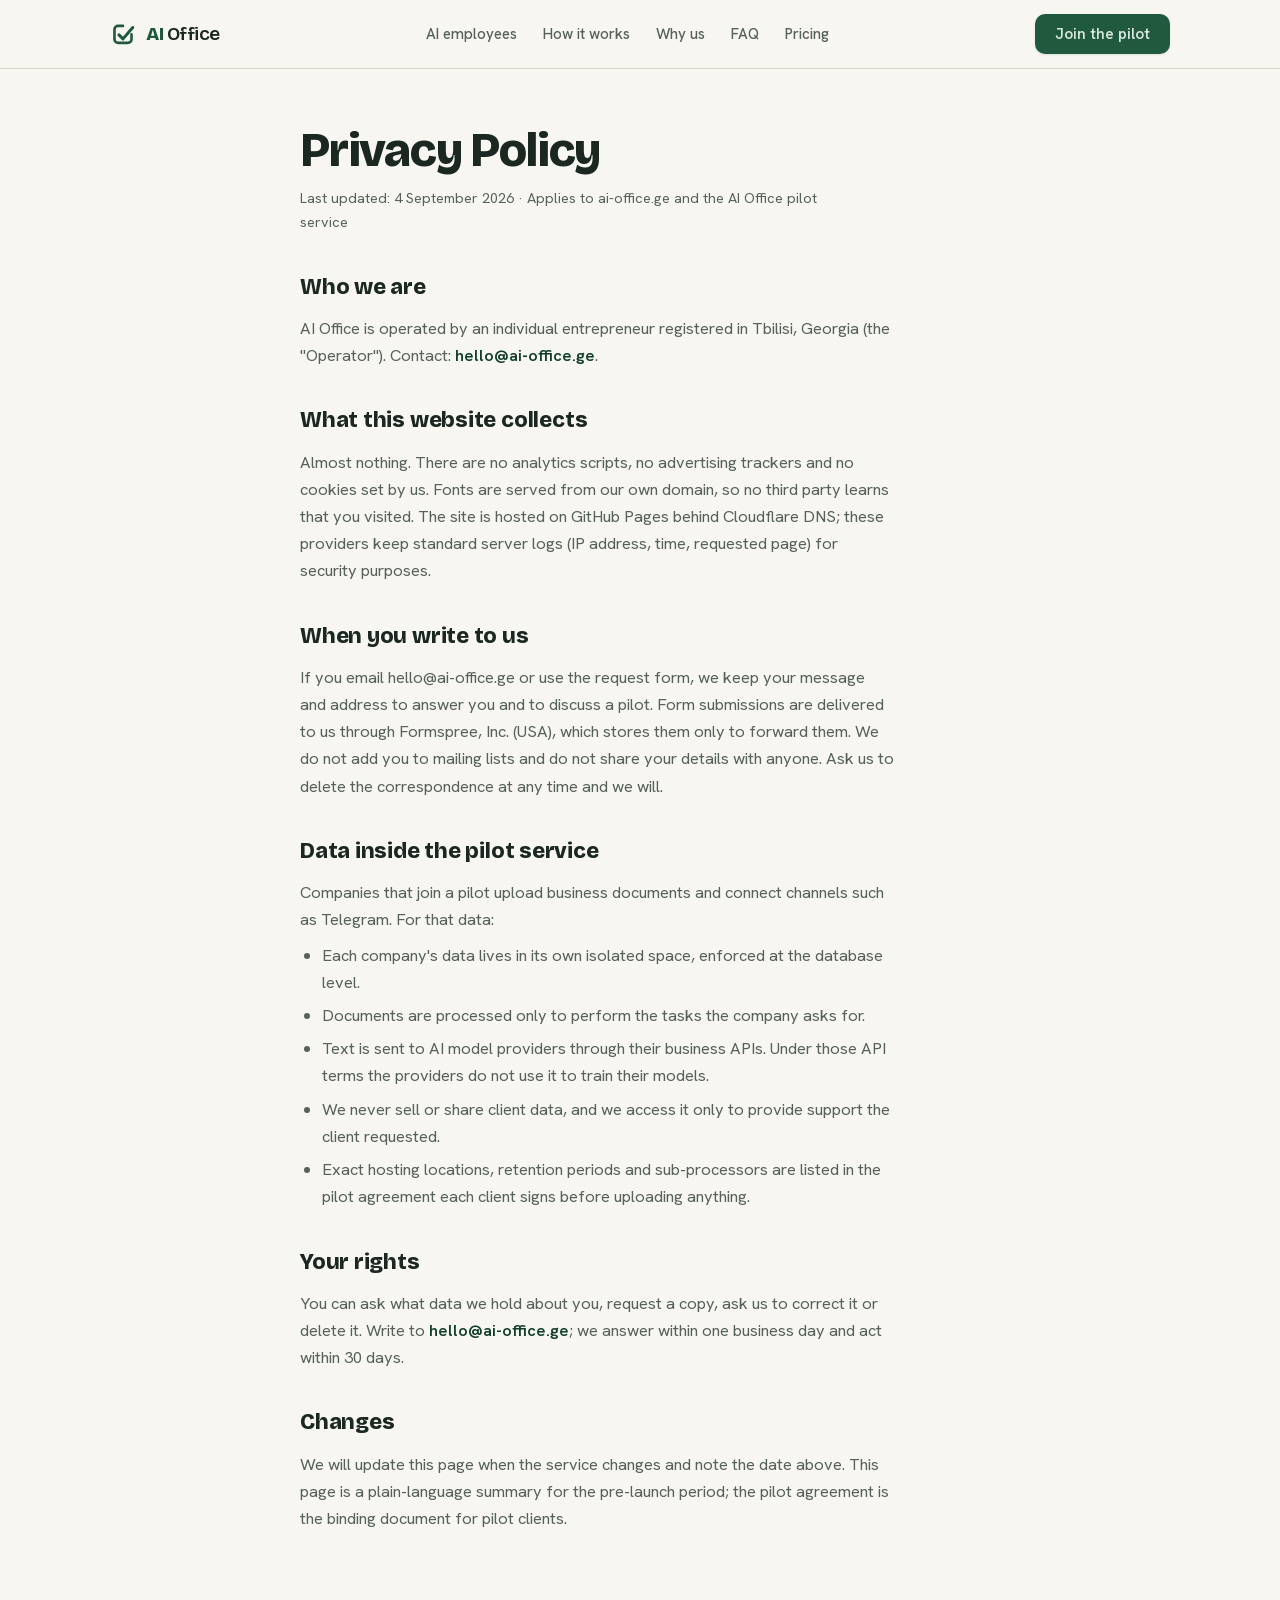
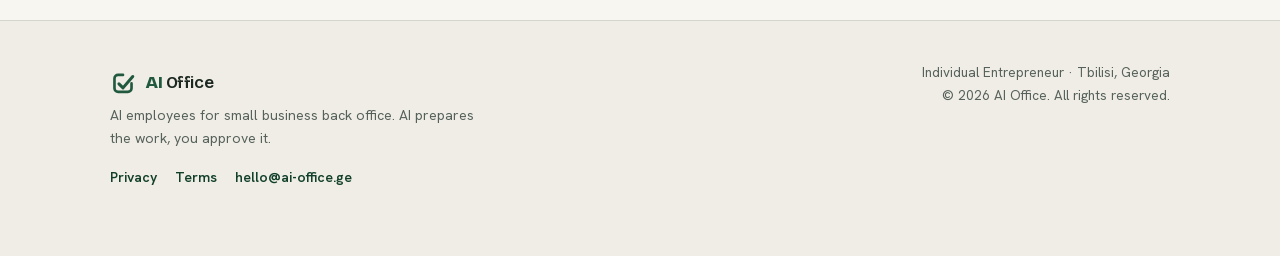
<file: privacy.html>
<!doctype html>
<html lang="en">
<head>
<meta charset="utf-8"><meta name="viewport" content="width=device-width, initial-scale=1"><link rel="icon" href="data:image/svg+xml,%3Csvg xmlns='http://www.w3.org/2000/svg' viewBox='0 0 64 64'%3E%3Crect width='64' height='64' rx='15' fill='%232e5c48'/%3E%3Cpath d='M17 34L28 45 48 20' fill='none' stroke='%23f4f2ea' stroke-width='8' stroke-linecap='round' stroke-linejoin='round'/%3E%3C/svg%3E"><link rel="apple-touch-icon" href="/assets/apple-touch-icon.png"><link rel="preload" href="/assets/fonts/bricolage-latin.woff2" as="font" type="font/woff2" crossorigin><link rel="stylesheet" href="/assets/base.css">
<title>Privacy Policy — AI Office</title>
<meta name="description" content="How AI Office handles personal data and client information.">
<meta name="robots" content="noindex">
</head>
<body>
<a class="skip" href="#main">Skip to content</a>
<nav class="site" aria-label="Main">
  <div class="wrap nav-in">
    <a class="logo" href="/" aria-label="AI Office, home">
      <svg class="mark" width="26" height="26" viewBox="0 0 64 64" aria-hidden="true"><path d="M32 12H20a9 9 0 0 0-9 9v24a9 9 0 0 0 9 9h24a9 9 0 0 0 9-9V33" fill="none" stroke="currentColor" stroke-width="6.5" stroke-linecap="round"/><path d="M22 34l10 10 24-28" fill="none" stroke="currentColor" stroke-width="7.5" stroke-linecap="round" stroke-linejoin="round"/></svg><span class="wm"><b>AI</b> Office</span>
    </a>
    <div class="nav-links">
      <a href="/#team">AI employees</a>
      <a href="/#how">How it works</a>
      <a href="/#why">Why us</a>
      <a href="/#faq">FAQ</a>
      <a href="/#pricing">Pricing</a>
    </div>
    <div class="nav-right">
      <a class="btn btn-green" href="/#cta">Join the pilot</a>
      <button class="burger" id="burger" aria-label="Open menu" aria-expanded="false" aria-controls="mobile-menu">
        <svg width="22" height="22" viewBox="0 0 24 24" fill="none" stroke="currentColor" stroke-width="2.2" stroke-linecap="round" aria-hidden="true"><path d="M4 7h16M4 12h16M4 17h16"/></svg>
      </button>
    </div>
  </div>
  <div class="mobile-menu" id="mobile-menu">
    <a href="/#team">AI employees</a>
    <a href="/#how">How it works</a>
    <a href="/#why">Why us</a>
    <a href="/#faq">FAQ</a>
    <a href="/#pricing">Pricing</a>
    <a href="/#cta" style="color:var(--green-deep)">Join the pilot →</a>
  </div>
</nav>
<main class="page" id="main">
  <div class="wrap narrow">
  <h1>Privacy Policy</h1>
  <p class="meta">Last updated: 4 September 2026 · Applies to ai-office.ge and the AI Office pilot service</p>
  <h2>Who we are</h2>
  <p>AI Office is operated by an individual entrepreneur registered in Tbilisi, Georgia (the "Operator"). Contact: <a href="mailto:hello@ai-office.ge">hello@ai-office.ge</a>.</p>
  <h2>What this website collects</h2>
  <p>Almost nothing. There are no analytics scripts, no advertising trackers and no cookies set by us. Fonts are served from our own domain, so no third party learns that you visited. The site is hosted on GitHub Pages behind Cloudflare DNS; these providers keep standard server logs (IP address, time, requested page) for security purposes.</p>
  <h2>When you write to us</h2>
  <p>If you email hello@ai-office.ge or use the request form, we keep your message and address to answer you and to discuss a pilot. Form submissions are delivered to us through Formspree, Inc. (USA), which stores them only to forward them. We do not add you to mailing lists and do not share your details with anyone. Ask us to delete the correspondence at any time and we will.</p>
  <h2>Data inside the pilot service</h2>
  <p>Companies that join a pilot upload business documents and connect channels such as Telegram. For that data:</p>
  <ul>
    <li>Each company's data lives in its own isolated space, enforced at the database level.</li>
    <li>Documents are processed only to perform the tasks the company asks for.</li>
    <li>Text is sent to AI model providers through their business APIs. Under those API terms the providers do not use it to train their models.</li>
    <li>We never sell or share client data, and we access it only to provide support the client requested.</li>
    <li>Exact hosting locations, retention periods and sub-processors are listed in the pilot agreement each client signs before uploading anything.</li>
  </ul>
  <h2>Your rights</h2>
  <p>You can ask what data we hold about you, request a copy, ask us to correct it or delete it. Write to <a href="mailto:hello@ai-office.ge">hello@ai-office.ge</a>; we answer within one business day and act within 30 days.</p>
  <h2>Changes</h2>
  <p>We will update this page when the service changes and note the date above. This page is a plain-language summary for the pre-launch period; the pilot agreement is the binding document for pilot clients.</p>
  </div>
</main>
<footer class="site">
  <div class="wrap foot">
    <div class="foot-col">
      <a class="logo" href="/" aria-label="AI Office, home">
        <svg class="mark" width="26" height="26" viewBox="0 0 64 64" aria-hidden="true"><path d="M32 12H20a9 9 0 0 0-9 9v24a9 9 0 0 0 9 9h24a9 9 0 0 0 9-9V33" fill="none" stroke="currentColor" stroke-width="6.5" stroke-linecap="round"/><path d="M22 34l10 10 24-28" fill="none" stroke="currentColor" stroke-width="7.5" stroke-linecap="round" stroke-linejoin="round"/></svg><span class="wm"><b>AI</b> Office</span>
      </a>
      <div>AI employees for small business back office. AI prepares the work, you approve it.</div>
      <div class="foot-links">
        <a href="/privacy.html">Privacy</a>
        <a href="/terms.html">Terms</a>
        <a href="mailto:hello@ai-office.ge">hello@ai-office.ge</a>
      </div>
    </div>
    <div class="foot-legal">Individual Entrepreneur · Tbilisi, Georgia<br>© 2026 AI Office. All rights reserved.</div>
  </div>
</footer>
<script>
(() => {
  const b = document.getElementById("burger"), m = document.getElementById("mobile-menu");
  if (!b || !m) return;
  const close = () => { document.body.classList.remove("menu-open"); b.setAttribute("aria-expanded","false"); b.setAttribute("aria-label","Open menu"); };
  b.addEventListener("click", () => { const o = document.body.classList.toggle("menu-open"); b.setAttribute("aria-expanded", String(o)); b.setAttribute("aria-label", o ? "Close menu" : "Open menu"); });
  m.querySelectorAll("a").forEach(a => a.addEventListener("click", close));
})();
</script>
</body>
</html>
</file>
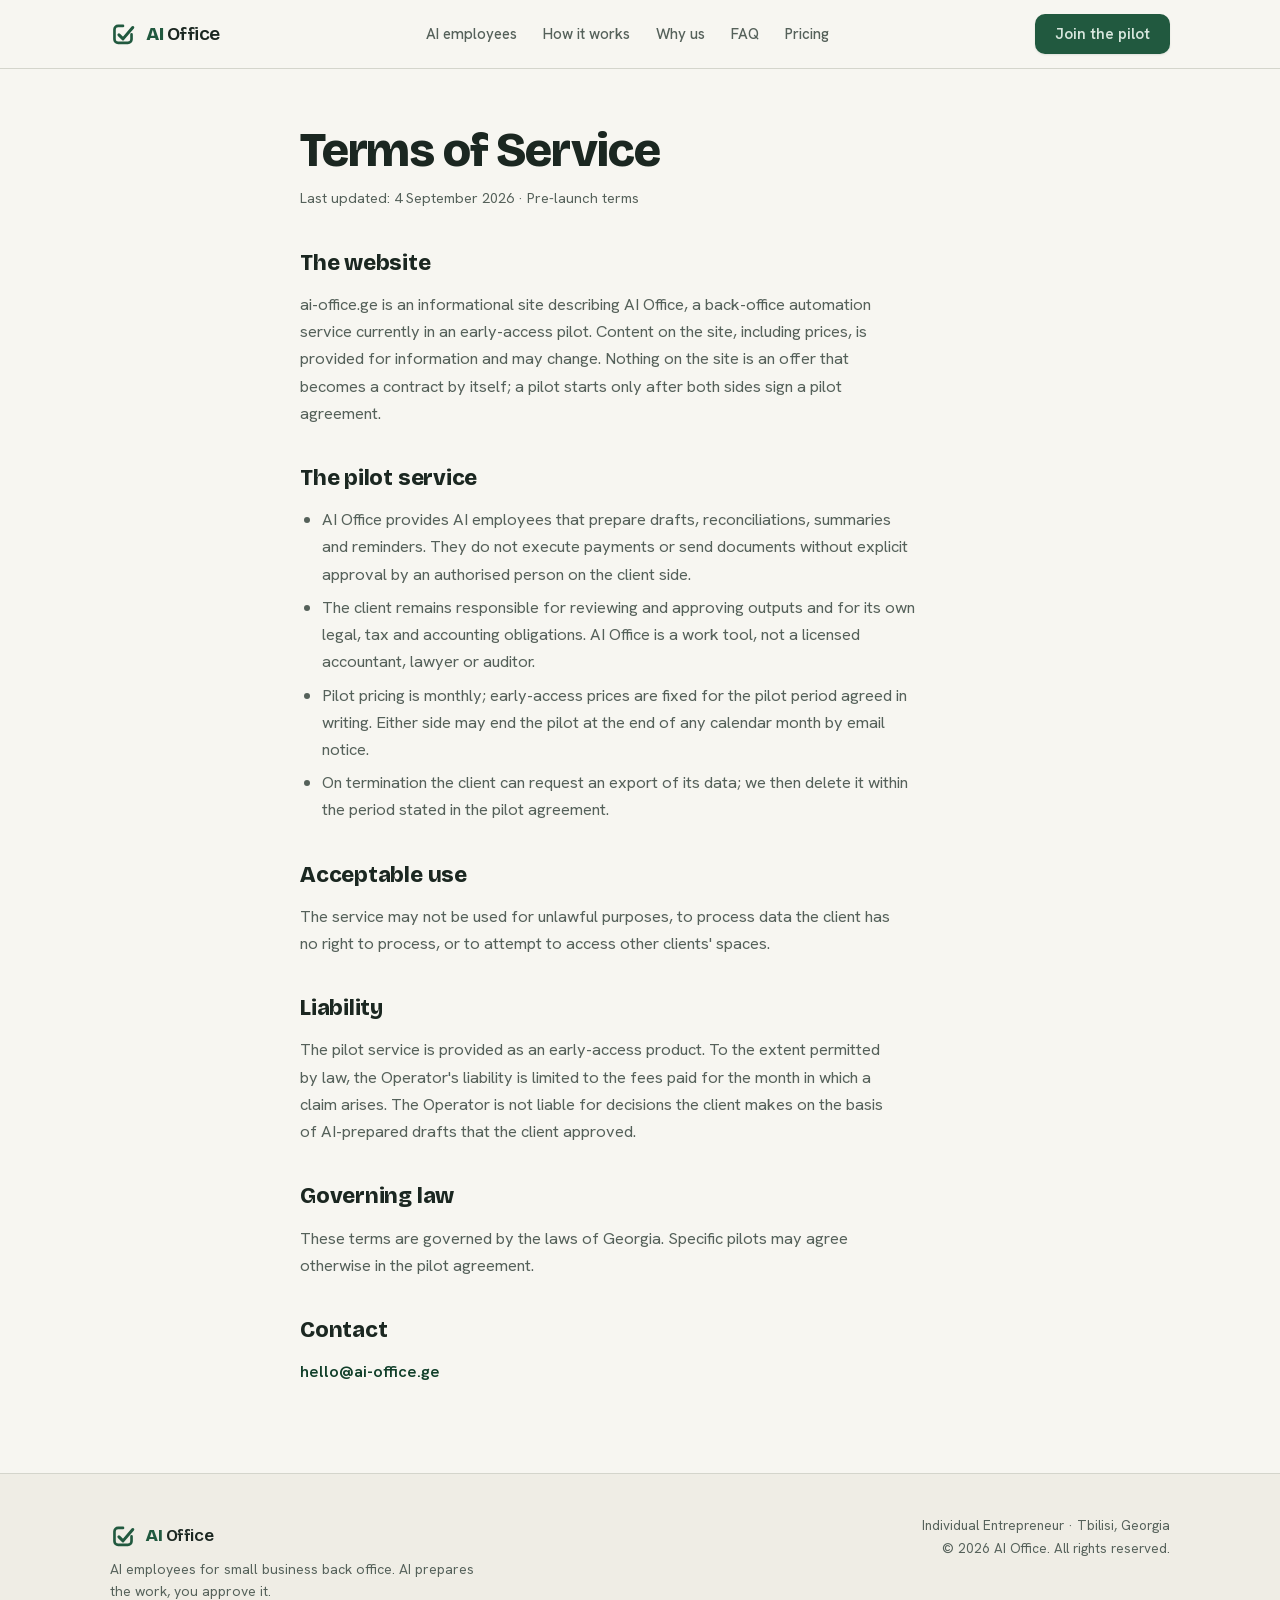
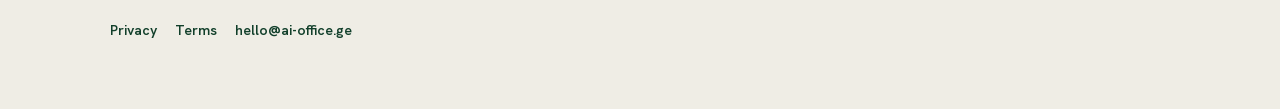
<file: terms.html>
<!doctype html>
<html lang="en">
<head>
<meta charset="utf-8"><meta name="viewport" content="width=device-width, initial-scale=1"><link rel="icon" href="data:image/svg+xml,%3Csvg xmlns='http://www.w3.org/2000/svg' viewBox='0 0 64 64'%3E%3Crect width='64' height='64' rx='15' fill='%232e5c48'/%3E%3Cpath d='M17 34L28 45 48 20' fill='none' stroke='%23f4f2ea' stroke-width='8' stroke-linecap='round' stroke-linejoin='round'/%3E%3C/svg%3E"><link rel="apple-touch-icon" href="/assets/apple-touch-icon.png"><link rel="preload" href="/assets/fonts/bricolage-latin.woff2" as="font" type="font/woff2" crossorigin><link rel="stylesheet" href="/assets/base.css">
<title>Terms of Service — AI Office</title>
<meta name="description" content="Terms for using the AI Office website and pilot service.">
<meta name="robots" content="noindex">
</head>
<body>
<a class="skip" href="#main">Skip to content</a>
<nav class="site" aria-label="Main">
  <div class="wrap nav-in">
    <a class="logo" href="/" aria-label="AI Office, home">
      <svg class="mark" width="26" height="26" viewBox="0 0 64 64" aria-hidden="true"><path d="M32 12H20a9 9 0 0 0-9 9v24a9 9 0 0 0 9 9h24a9 9 0 0 0 9-9V33" fill="none" stroke="currentColor" stroke-width="6.5" stroke-linecap="round"/><path d="M22 34l10 10 24-28" fill="none" stroke="currentColor" stroke-width="7.5" stroke-linecap="round" stroke-linejoin="round"/></svg><span class="wm"><b>AI</b> Office</span>
    </a>
    <div class="nav-links">
      <a href="/#team">AI employees</a>
      <a href="/#how">How it works</a>
      <a href="/#why">Why us</a>
      <a href="/#faq">FAQ</a>
      <a href="/#pricing">Pricing</a>
    </div>
    <div class="nav-right">
      <a class="btn btn-green" href="/#cta">Join the pilot</a>
      <button class="burger" id="burger" aria-label="Open menu" aria-expanded="false" aria-controls="mobile-menu">
        <svg width="22" height="22" viewBox="0 0 24 24" fill="none" stroke="currentColor" stroke-width="2.2" stroke-linecap="round" aria-hidden="true"><path d="M4 7h16M4 12h16M4 17h16"/></svg>
      </button>
    </div>
  </div>
  <div class="mobile-menu" id="mobile-menu">
    <a href="/#team">AI employees</a>
    <a href="/#how">How it works</a>
    <a href="/#why">Why us</a>
    <a href="/#faq">FAQ</a>
    <a href="/#pricing">Pricing</a>
    <a href="/#cta" style="color:var(--green-deep)">Join the pilot →</a>
  </div>
</nav>
<main class="page" id="main">
  <div class="wrap narrow">
  <h1>Terms of Service</h1>
  <p class="meta">Last updated: 4 September 2026 · Pre-launch terms</p>
  <h2>The website</h2>
  <p>ai-office.ge is an informational site describing AI Office, a back-office automation service currently in an early-access pilot. Content on the site, including prices, is provided for information and may change. Nothing on the site is an offer that becomes a contract by itself; a pilot starts only after both sides sign a pilot agreement.</p>
  <h2>The pilot service</h2>
  <ul>
    <li>AI Office provides AI employees that prepare drafts, reconciliations, summaries and reminders. They do not execute payments or send documents without explicit approval by an authorised person on the client side.</li>
    <li>The client remains responsible for reviewing and approving outputs and for its own legal, tax and accounting obligations. AI Office is a work tool, not a licensed accountant, lawyer or auditor.</li>
    <li>Pilot pricing is monthly; early-access prices are fixed for the pilot period agreed in writing. Either side may end the pilot at the end of any calendar month by email notice.</li>
    <li>On termination the client can request an export of its data; we then delete it within the period stated in the pilot agreement.</li>
  </ul>
  <h2>Acceptable use</h2>
  <p>The service may not be used for unlawful purposes, to process data the client has no right to process, or to attempt to access other clients' spaces.</p>
  <h2>Liability</h2>
  <p>The pilot service is provided as an early-access product. To the extent permitted by law, the Operator's liability is limited to the fees paid for the month in which a claim arises. The Operator is not liable for decisions the client makes on the basis of AI-prepared drafts that the client approved.</p>
  <h2>Governing law</h2>
  <p>These terms are governed by the laws of Georgia. Specific pilots may agree otherwise in the pilot agreement.</p>
  <h2>Contact</h2>
  <p><a href="mailto:hello@ai-office.ge">hello@ai-office.ge</a></p>
  </div>
</main>
<footer class="site">
  <div class="wrap foot">
    <div class="foot-col">
      <a class="logo" href="/" aria-label="AI Office, home">
        <svg class="mark" width="26" height="26" viewBox="0 0 64 64" aria-hidden="true"><path d="M32 12H20a9 9 0 0 0-9 9v24a9 9 0 0 0 9 9h24a9 9 0 0 0 9-9V33" fill="none" stroke="currentColor" stroke-width="6.5" stroke-linecap="round"/><path d="M22 34l10 10 24-28" fill="none" stroke="currentColor" stroke-width="7.5" stroke-linecap="round" stroke-linejoin="round"/></svg><span class="wm"><b>AI</b> Office</span>
      </a>
      <div>AI employees for small business back office. AI prepares the work, you approve it.</div>
      <div class="foot-links">
        <a href="/privacy.html">Privacy</a>
        <a href="/terms.html">Terms</a>
        <a href="mailto:hello@ai-office.ge">hello@ai-office.ge</a>
      </div>
    </div>
    <div class="foot-legal">Individual Entrepreneur · Tbilisi, Georgia<br>© 2026 AI Office. All rights reserved.</div>
  </div>
</footer>
<script>
(() => {
  const b = document.getElementById("burger"), m = document.getElementById("mobile-menu");
  if (!b || !m) return;
  const close = () => { document.body.classList.remove("menu-open"); b.setAttribute("aria-expanded","false"); b.setAttribute("aria-label","Open menu"); };
  b.addEventListener("click", () => { const o = document.body.classList.toggle("menu-open"); b.setAttribute("aria-expanded", String(o)); b.setAttribute("aria-label", o ? "Close menu" : "Open menu"); });
  m.querySelectorAll("a").forEach(a => a.addEventListener("click", close));
})();
</script>
</body>
</html>
</file>
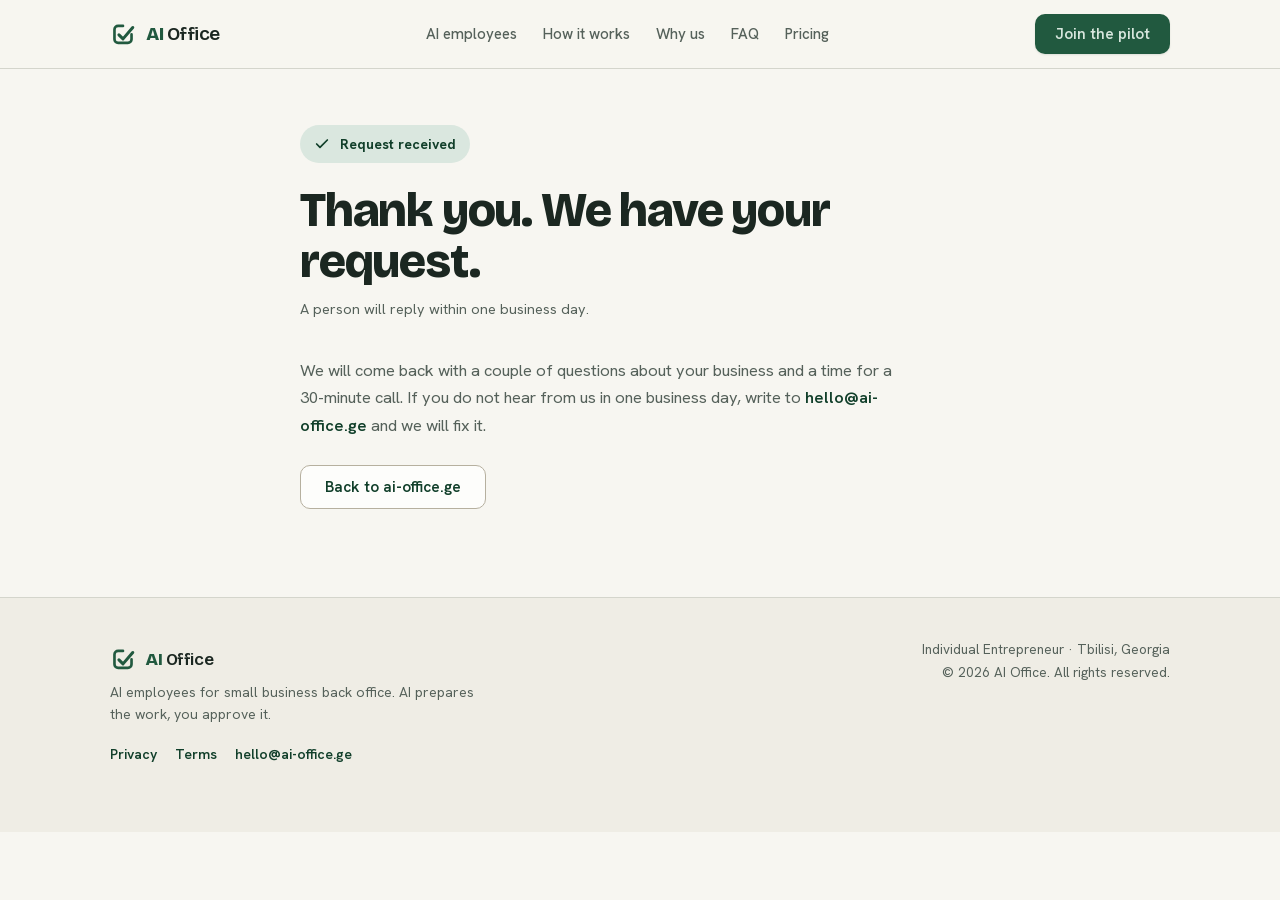
<file: thanks.html>
<!doctype html>
<html lang="en">
<head>
<meta charset="utf-8"><meta name="viewport" content="width=device-width, initial-scale=1"><link rel="icon" href="data:image/svg+xml,%3Csvg xmlns='http://www.w3.org/2000/svg' viewBox='0 0 64 64'%3E%3Crect width='64' height='64' rx='15' fill='%232e5c48'/%3E%3Cpath d='M17 34L28 45 48 20' fill='none' stroke='%23f4f2ea' stroke-width='8' stroke-linecap='round' stroke-linejoin='round'/%3E%3C/svg%3E"><link rel="apple-touch-icon" href="/assets/apple-touch-icon.png"><link rel="preload" href="/assets/fonts/bricolage-latin.woff2" as="font" type="font/woff2" crossorigin><link rel="stylesheet" href="/assets/base.css">
<title>Thank you — AI Office</title>
<meta name="description" content="Your pilot request has been received.">
<meta name="robots" content="noindex">
</head>
<body>
<a class="skip" href="#main">Skip to content</a>
<nav class="site" aria-label="Main">
  <div class="wrap nav-in">
    <a class="logo" href="/" aria-label="AI Office, home">
      <svg class="mark" width="26" height="26" viewBox="0 0 64 64" aria-hidden="true"><path d="M32 12H20a9 9 0 0 0-9 9v24a9 9 0 0 0 9 9h24a9 9 0 0 0 9-9V33" fill="none" stroke="currentColor" stroke-width="6.5" stroke-linecap="round"/><path d="M22 34l10 10 24-28" fill="none" stroke="currentColor" stroke-width="7.5" stroke-linecap="round" stroke-linejoin="round"/></svg><span class="wm"><b>AI</b> Office</span>
    </a>
    <div class="nav-links">
      <a href="/#team">AI employees</a>
      <a href="/#how">How it works</a>
      <a href="/#why">Why us</a>
      <a href="/#faq">FAQ</a>
      <a href="/#pricing">Pricing</a>
    </div>
    <div class="nav-right">
      <a class="btn btn-green" href="/#cta">Join the pilot</a>
      <button class="burger" id="burger" aria-label="Open menu" aria-expanded="false" aria-controls="mobile-menu">
        <svg width="22" height="22" viewBox="0 0 24 24" fill="none" stroke="currentColor" stroke-width="2.2" stroke-linecap="round" aria-hidden="true"><path d="M4 7h16M4 12h16M4 17h16"/></svg>
      </button>
    </div>
  </div>
  <div class="mobile-menu" id="mobile-menu">
    <a href="/#team">AI employees</a>
    <a href="/#how">How it works</a>
    <a href="/#why">Why us</a>
    <a href="/#faq">FAQ</a>
    <a href="/#pricing">Pricing</a>
    <a href="/#cta" style="color:var(--green-deep)">Join the pilot →</a>
  </div>
</nav>
<main class="page" id="main">
  <div class="wrap narrow">
    <div style="display:inline-flex;align-items:center;gap:10px;background:var(--tint);color:var(--green-deep);font-weight:700;padding:8px 14px;border-radius:999px;font-size:14px;margin-bottom:22px"><svg width="16" height="16" viewBox="0 0 24 24" fill="none" stroke="currentColor" stroke-width="2.6" stroke-linecap="round" stroke-linejoin="round" aria-hidden="true"><path d="M20 6L9 17l-5-5"/></svg>Request received</div>
    <h1>Thank you. We have your request.</h1>
    <p class="meta">A person will reply within one business day.</p>
    <p>We will come back with a couple of questions about your business and a time for a 30-minute call. If you do not hear from us in one business day, write to <a href="mailto:hello@ai-office.ge">hello@ai-office.ge</a> and we will fix it.</p>
    <p style="margin-top:26px"><a class="btn btn-quiet" href="/">Back to ai-office.ge</a></p>
  </div>
</main>
<footer class="site">
  <div class="wrap foot">
    <div class="foot-col">
      <a class="logo" href="/" aria-label="AI Office, home">
        <svg class="mark" width="26" height="26" viewBox="0 0 64 64" aria-hidden="true"><path d="M32 12H20a9 9 0 0 0-9 9v24a9 9 0 0 0 9 9h24a9 9 0 0 0 9-9V33" fill="none" stroke="currentColor" stroke-width="6.5" stroke-linecap="round"/><path d="M22 34l10 10 24-28" fill="none" stroke="currentColor" stroke-width="7.5" stroke-linecap="round" stroke-linejoin="round"/></svg><span class="wm"><b>AI</b> Office</span>
      </a>
      <div>AI employees for small business back office. AI prepares the work, you approve it.</div>
      <div class="foot-links">
        <a href="/privacy.html">Privacy</a>
        <a href="/terms.html">Terms</a>
        <a href="mailto:hello@ai-office.ge">hello@ai-office.ge</a>
      </div>
    </div>
    <div class="foot-legal">Individual Entrepreneur · Tbilisi, Georgia<br>© 2026 AI Office. All rights reserved.</div>
  </div>
</footer>
<script>
(() => {
  const b = document.getElementById("burger"), m = document.getElementById("mobile-menu");
  if (!b || !m) return;
  const close = () => { document.body.classList.remove("menu-open"); b.setAttribute("aria-expanded","false"); b.setAttribute("aria-label","Open menu"); };
  b.addEventListener("click", () => { const o = document.body.classList.toggle("menu-open"); b.setAttribute("aria-expanded", String(o)); b.setAttribute("aria-label", o ? "Close menu" : "Open menu"); });
  m.querySelectorAll("a").forEach(a => a.addEventListener("click", close));
})();
</script>
</body>
</html>
</file>
<file: assets/base.css>
/* AI Office · shared base: tokens, fonts, nav, buttons, footer */
@font-face{font-family:"Bricolage Grotesque";font-style:normal;font-weight:600 800;font-display:swap;src:url(/assets/fonts/bricolage-latin.woff2) format("woff2");unicode-range:U+0000-00FF,U+0131,U+0152-0153,U+02BB-02BC,U+02C6,U+02DA,U+02DC,U+0304,U+0308,U+0329,U+2000-206F,U+20AC,U+2122,U+2191,U+2193,U+2212,U+2215,U+FEFF,U+FFFD}
@font-face{font-family:"Hanken Grotesk";font-style:normal;font-weight:400 700;font-display:swap;src:url(/assets/fonts/hanken-latin.woff2) format("woff2");unicode-range:U+0000-00FF,U+0131,U+0152-0153,U+02BB-02BC,U+02C6,U+02DA,U+02DC,U+0304,U+0308,U+0329,U+2000-206F,U+20AC,U+2122,U+2191,U+2193,U+2212,U+2215,U+FEFF,U+FFFD}

:root{
  --paper:#f6f4ee;   --paper:oklch(97.2% 0.007 95);
  --paper2:#eeebe2;  --paper2:oklch(94.6% 0.011 95);
  --white:#fdfdfb;
  --ink:#22302a;     --ink:oklch(26% 0.021 160);
  --ink2:#5b6a62;    --ink2:oklch(48% 0.018 160);
  --ink3:#647369;
  --line:#d9d5c9;    --line:oklch(87% 0.012 110);
  --line2:#b6b09f;
  --green:#2e5c48;   --green:oklch(42% 0.075 160);
  --green-deep:#1f4234; --green-deep:oklch(33% 0.062 160);
  --green-ink:#dbe8df;  --green-ink:oklch(91% 0.02 160);
  --green-dim:#a3bdb0;
  --tint:#e3e9e2;    --tint:oklch(91.5% 0.017 160);
  --amber-ink:#7a5310; --amber-soft:#faebd0;
  --danger:#9b3b2e;
  --d:"Bricolage Grotesque",Georgia,serif;
  --b:"Hanken Grotesk",-apple-system,"Segoe UI",sans-serif;
  --ease:cubic-bezier(.16,1,.3,1);
}
*{margin:0;padding:0;box-sizing:border-box}
html{scroll-behavior:smooth}
body{background:var(--paper);background-image:radial-gradient(var(--line) .65px,transparent .65px);background-size:28px 28px;color:var(--ink);font:16.5px/1.6 var(--b);-webkit-font-smoothing:antialiased;font-feature-settings:"tnum";overflow-x:hidden}
a{color:inherit;text-decoration:none}
img{max-width:100%;display:block}
button,input,textarea{font:inherit;color:inherit}
button{background:none;border:0;cursor:pointer}
.wrap{max-width:1140px;margin:0 auto;padding:0 clamp(20px,4vw,40px)}
::selection{background:var(--green);color:var(--green-ink)}
:focus-visible{outline:2px solid var(--green);outline-offset:3px;border-radius:6px}
.sr{position:absolute;width:1px;height:1px;overflow:hidden;clip:rect(0 0 0 0);white-space:nowrap}
.skip{position:absolute;left:16px;top:-60px;z-index:100;background:var(--ink);color:var(--paper);padding:10px 16px;border-radius:8px;font-weight:600;transition:top .2s}
.skip:focus{top:12px}

/* nav */
nav.site{position:sticky;top:0;z-index:50;background:color-mix(in oklab,var(--paper) 96%,transparent);border-bottom:1px solid var(--line)}
.nav-in{display:flex;align-items:center;justify-content:space-between;height:68px;gap:16px}
.logo{display:flex;align-items:center;gap:10px;font-family:var(--d);font-weight:600;font-size:19px;letter-spacing:-.025em;padding:8px 0;color:var(--ink)}
.logo .mark{color:var(--green);flex:none;display:block}
.logo .wm b{font-weight:800;color:var(--green)}
.nav-links{display:flex;gap:26px;font-size:15px;font-weight:500;color:var(--ink2)}
.nav-links a{position:relative;display:inline-flex;align-items:center;min-height:44px;transition:color .18s}
.nav-links a:hover{color:var(--ink)}
.nav-links a::after{content:"";position:absolute;left:0;right:0;bottom:8px;height:1.5px;background:var(--green);transform:scaleX(0);transform-origin:left;transition:transform .22s var(--ease)}
.nav-links a:hover::after{transform:scaleX(1)}
.nav-right{display:flex;align-items:center;gap:12px}
.burger{display:none;width:44px;height:44px;border-radius:10px;border:1px solid var(--line2);background:var(--white);place-items:center}
.mobile-menu{display:none;border-top:1px solid var(--line);background:var(--paper);padding:10px 0 18px}
.mobile-menu a{display:block;padding:13px clamp(20px,4vw,40px);font-size:17px;font-weight:600;color:var(--ink)}
.mobile-menu a + a{border-top:1px solid color-mix(in oklab,var(--line) 60%,transparent)}
body.menu-open .mobile-menu{display:block}
@media(max-width:820px){.nav-links{display:none}.burger{display:grid}.nav-right .btn{display:none}}

/* buttons */
.btn{display:inline-flex;align-items:center;justify-content:center;gap:9px;padding:13px 24px;border-radius:10px;font-weight:600;font-size:15.5px;line-height:1;min-height:44px;border:0;transition:transform .18s var(--ease),background .18s,border-color .18s,box-shadow .18s}
.btn svg{transition:transform .18s var(--ease)}
.btn-green{background:var(--green);color:var(--green-ink);box-shadow:0 1px 2px rgba(31,66,52,.12)}
.btn-green:hover{background:var(--green-deep);transform:translateY(-1px);box-shadow:0 6px 14px -3px rgba(31,66,52,.22)}
.btn-green:hover svg{transform:translateX(3px)}
.btn-quiet{border:1px solid var(--line2);color:var(--ink);background:var(--white)}
.btn-quiet:hover{border-color:var(--ink);transform:translateY(-1px)}
nav.site .btn{padding:11px 20px;min-height:40px}

/* footer */
footer.site{border-top:1px solid var(--line);padding:40px 0 56px;font-size:14px;color:var(--ink2);background:var(--paper2)}
.foot{display:flex;justify-content:space-between;gap:28px;flex-wrap:wrap;align-items:flex-start}
.foot .logo{font-size:17px}
.foot-col{max-width:380px;line-height:1.6}
.foot-links{display:flex;gap:18px;flex-wrap:wrap;margin-top:6px}
.foot-links a{color:var(--green-deep);font-weight:600;padding:11px 0;display:inline-block}
.foot-legal{font-size:13.5px;line-height:1.7;color:var(--ink2);text-align:right}
@media(max-width:600px){.foot-legal{text-align:left}}

/* inner pages (privacy, terms, 404) */
.page{padding:56px 0 88px}
.page .narrow{max-width:760px}
.page h1{font-family:var(--d);font-weight:800;font-size:clamp(32px,4.4vw,48px);line-height:1.06;letter-spacing:-.025em;margin-bottom:10px}
.page .meta{color:var(--ink2);font-size:14.5px;margin-bottom:36px}
.page h2{font-family:var(--d);font-weight:800;font-size:22px;letter-spacing:-.01em;margin:34px 0 10px}
.page p,.page li{color:var(--ink2);max-width:66ch;line-height:1.65}
.page p + p{margin-top:12px}
.page ul{padding-left:22px;margin:8px 0}
.page li{margin:6px 0}
.page a{color:var(--green-deep);font-weight:600}
</file>
